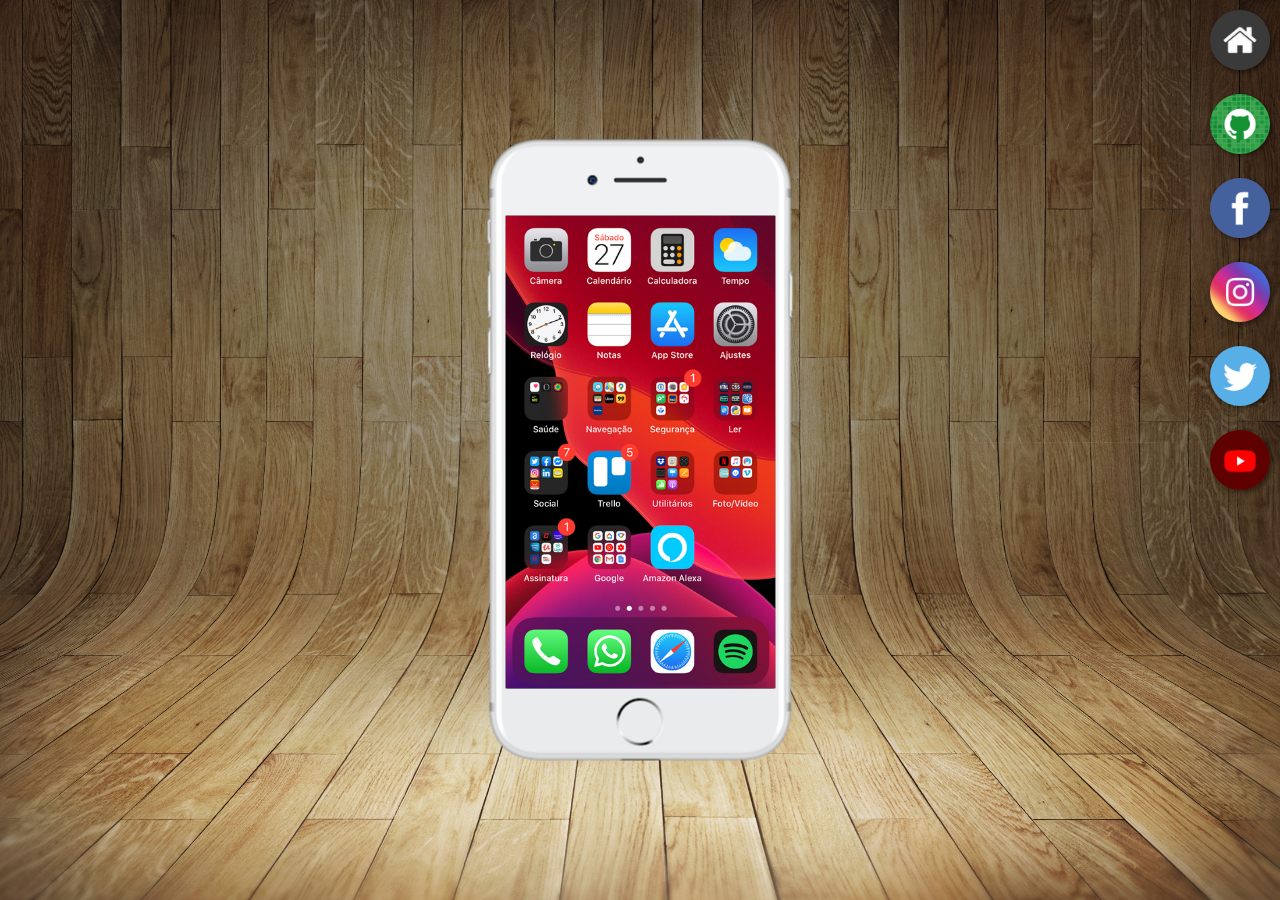
<file: index.html>
<!DOCTYPE html>
<html lang="pt-br">
<head>
    <meta charset="UTF-8">
    <meta name="viewport" content="width=device-width, initial-scale=1.0">
    <title>Projeto de Redes Sociais</title>
    <link rel="stylesheet" href="estilos/style.css">
    <link rel="shortcut icon" href="favicons.ico" type="image/x-icon">
</head>
<body>
    <main>
        <section id="telefone">
            <iframe src="./home.html" frameborder="0" name="tela" id="tela"></iframe>

        </section>
        <section id="redes-sociais">
            <a href="home.html" target="tela"><img src="imagens/logo-home.jpg" alt=""></a><br>
            <a href="github.html" target="tela"><img src="imagens/logo-github.jpg" alt=""></a><br>
            <a href="facebook.html" target="tela"><img src="imagens/logo-facebook.jpg" alt=""></a><br>
            <a href="instagram.html" target="tela"><img src="imagens/logo-instagram.jpg" alt=""></a><br>
            <a href="twitter.html" target="tela"><img src="imagens/logo-twitter.jpg" alt=""></a><br>
            <a href="youtube.html" target="tela"><img src="imagens/logo-youtube.jpg" alt=""></a>

        </section>
    </main>
</body>
</html>
</file>
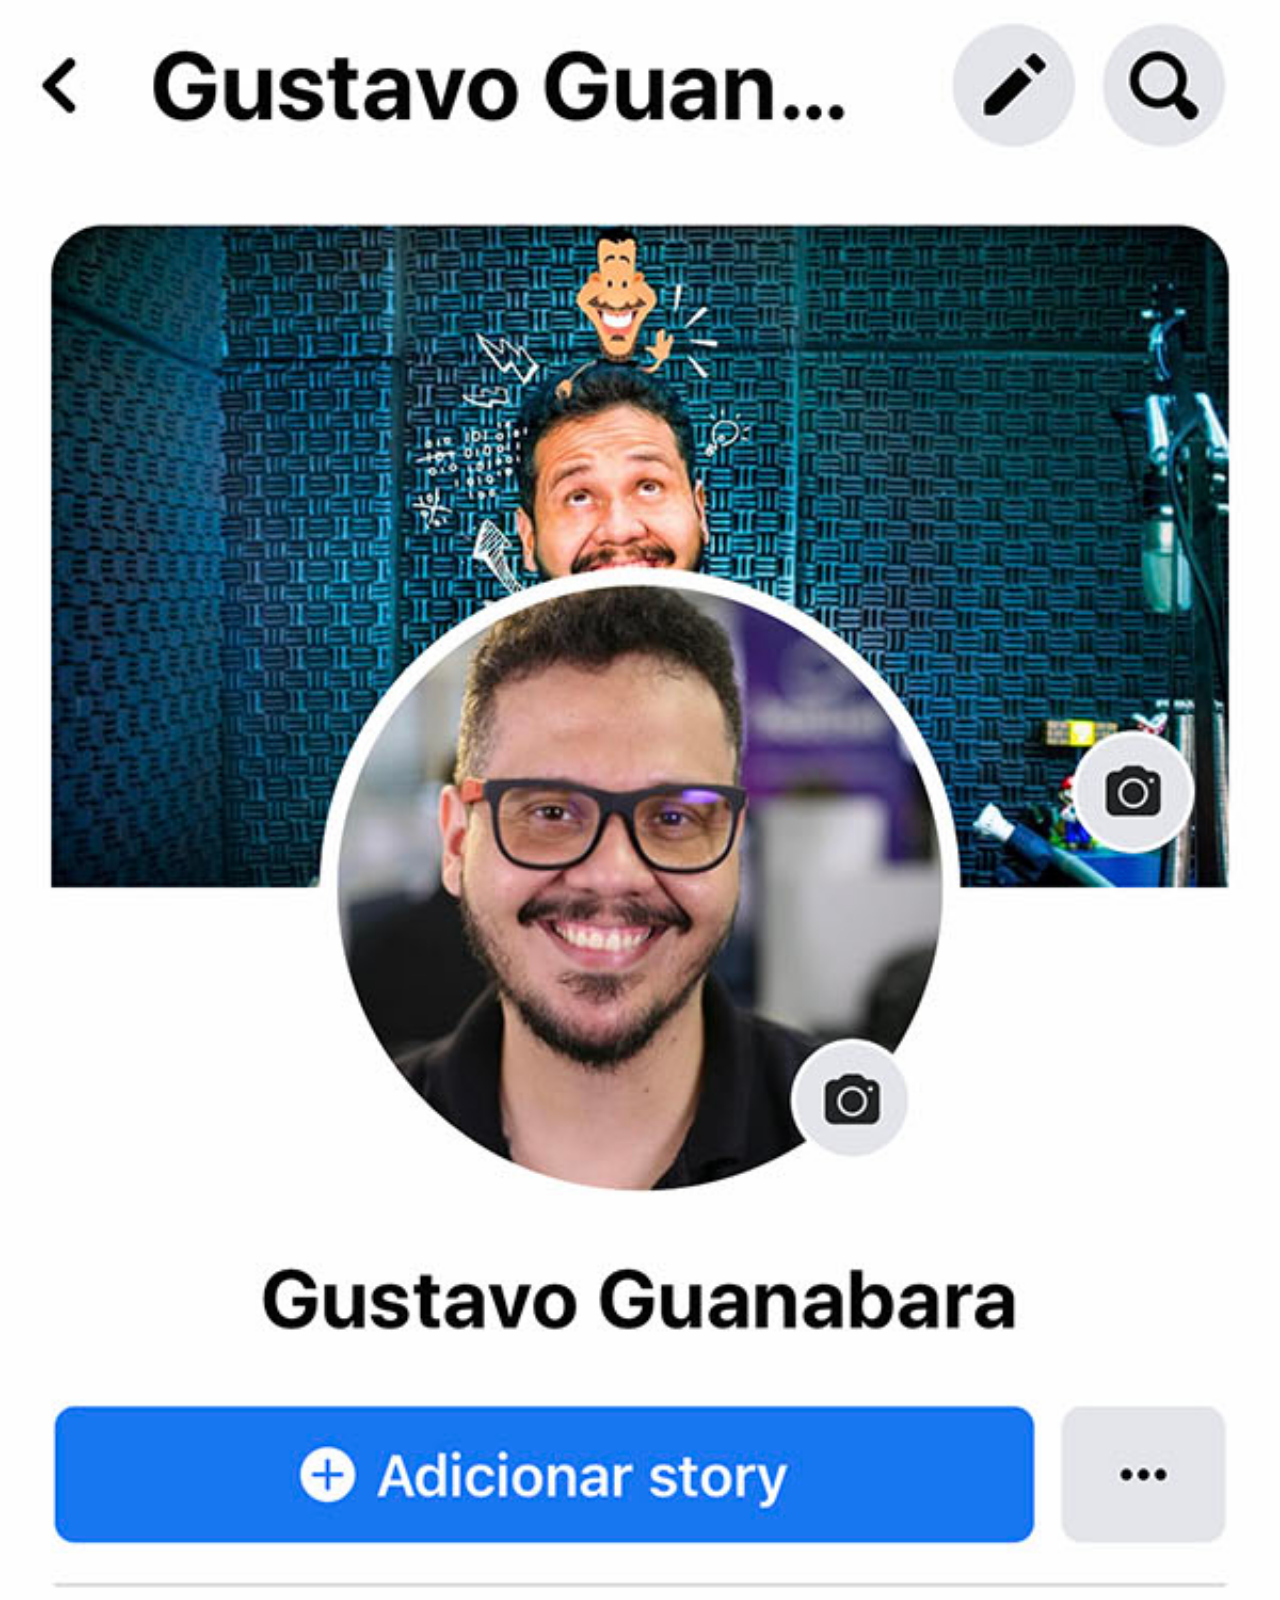
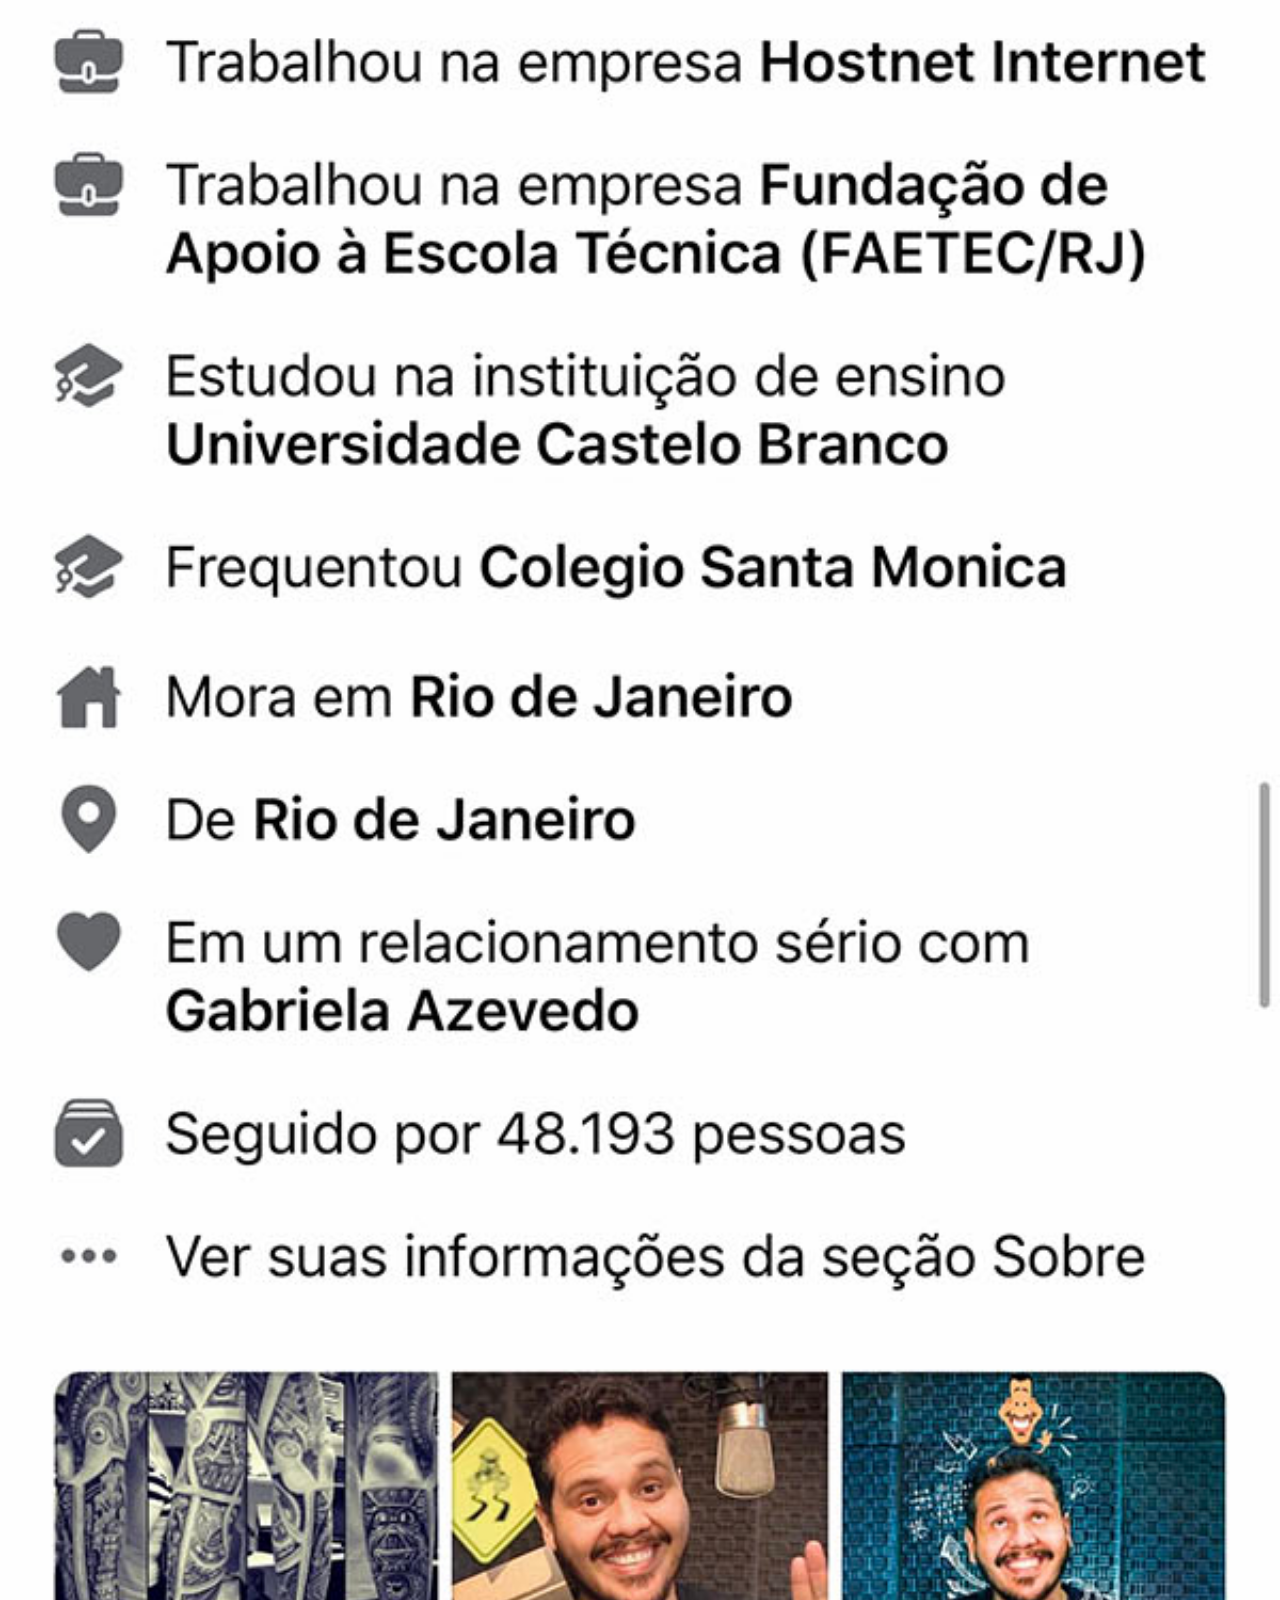
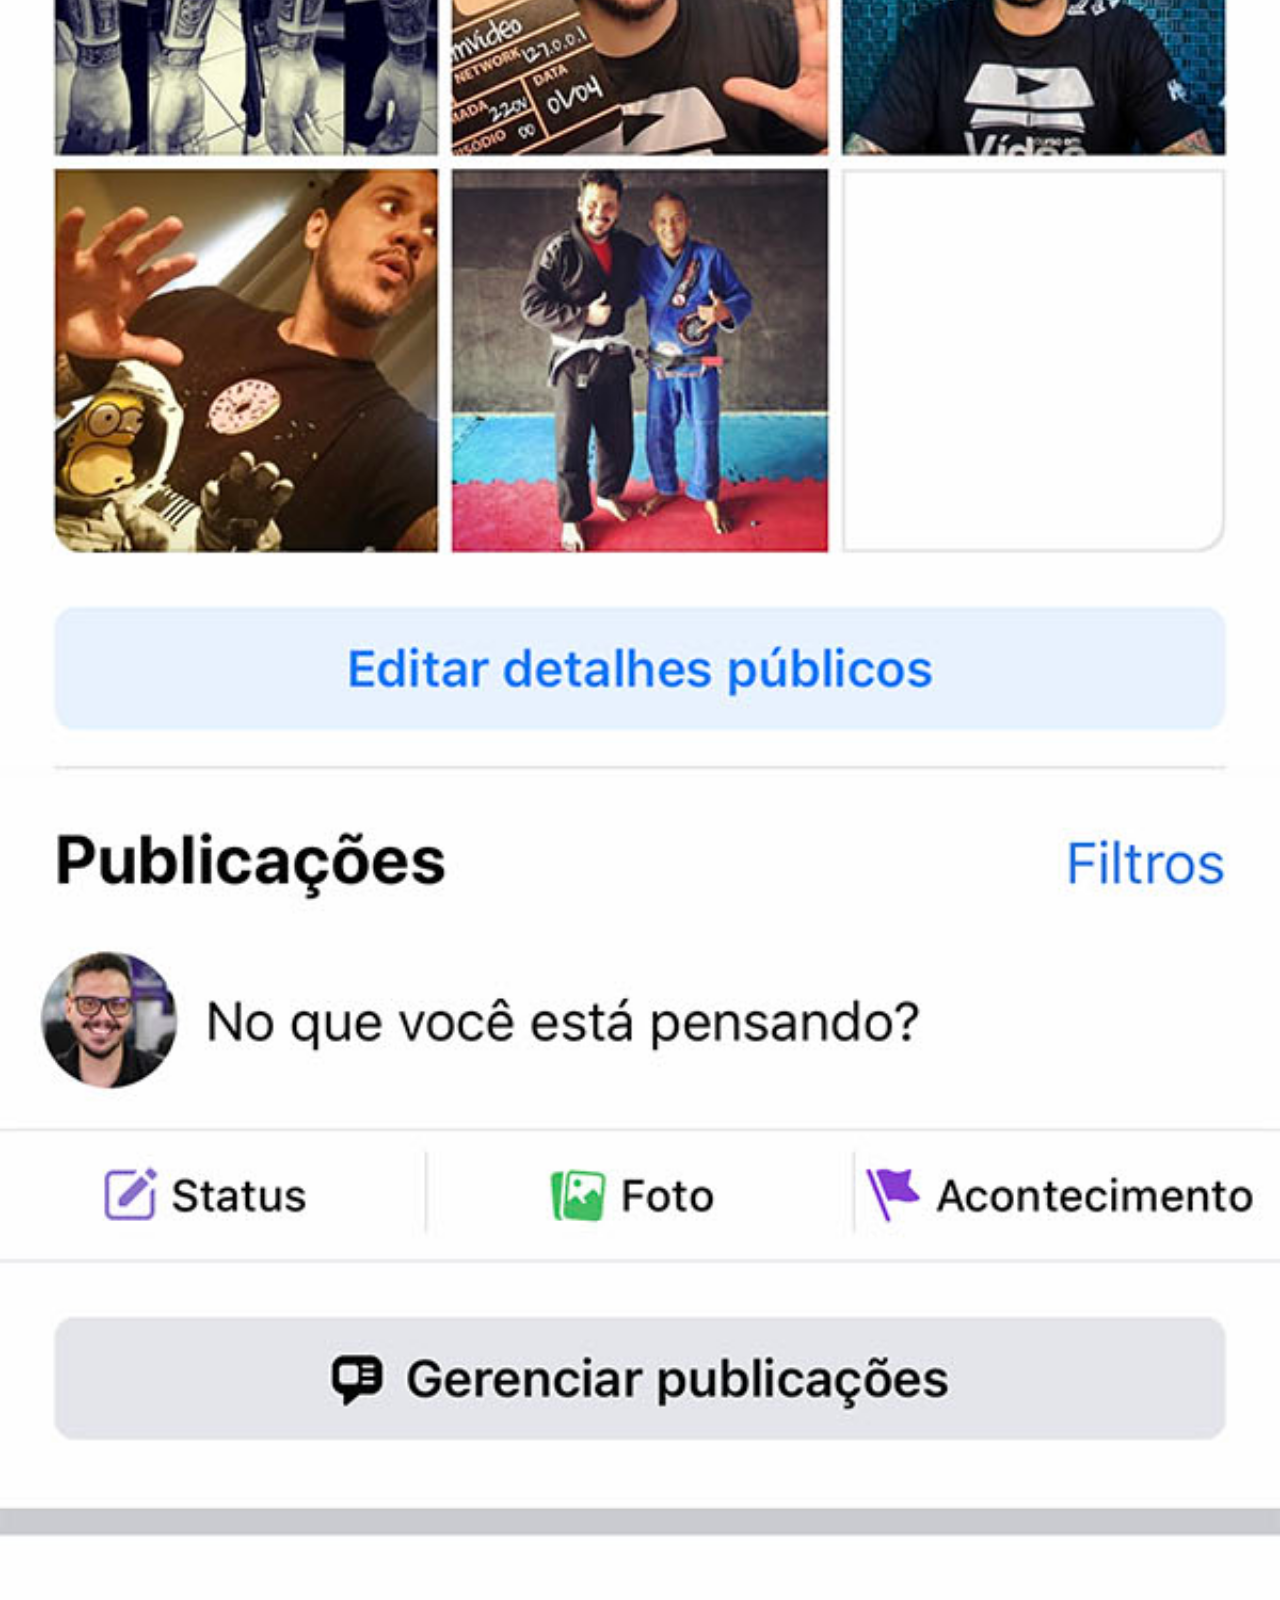
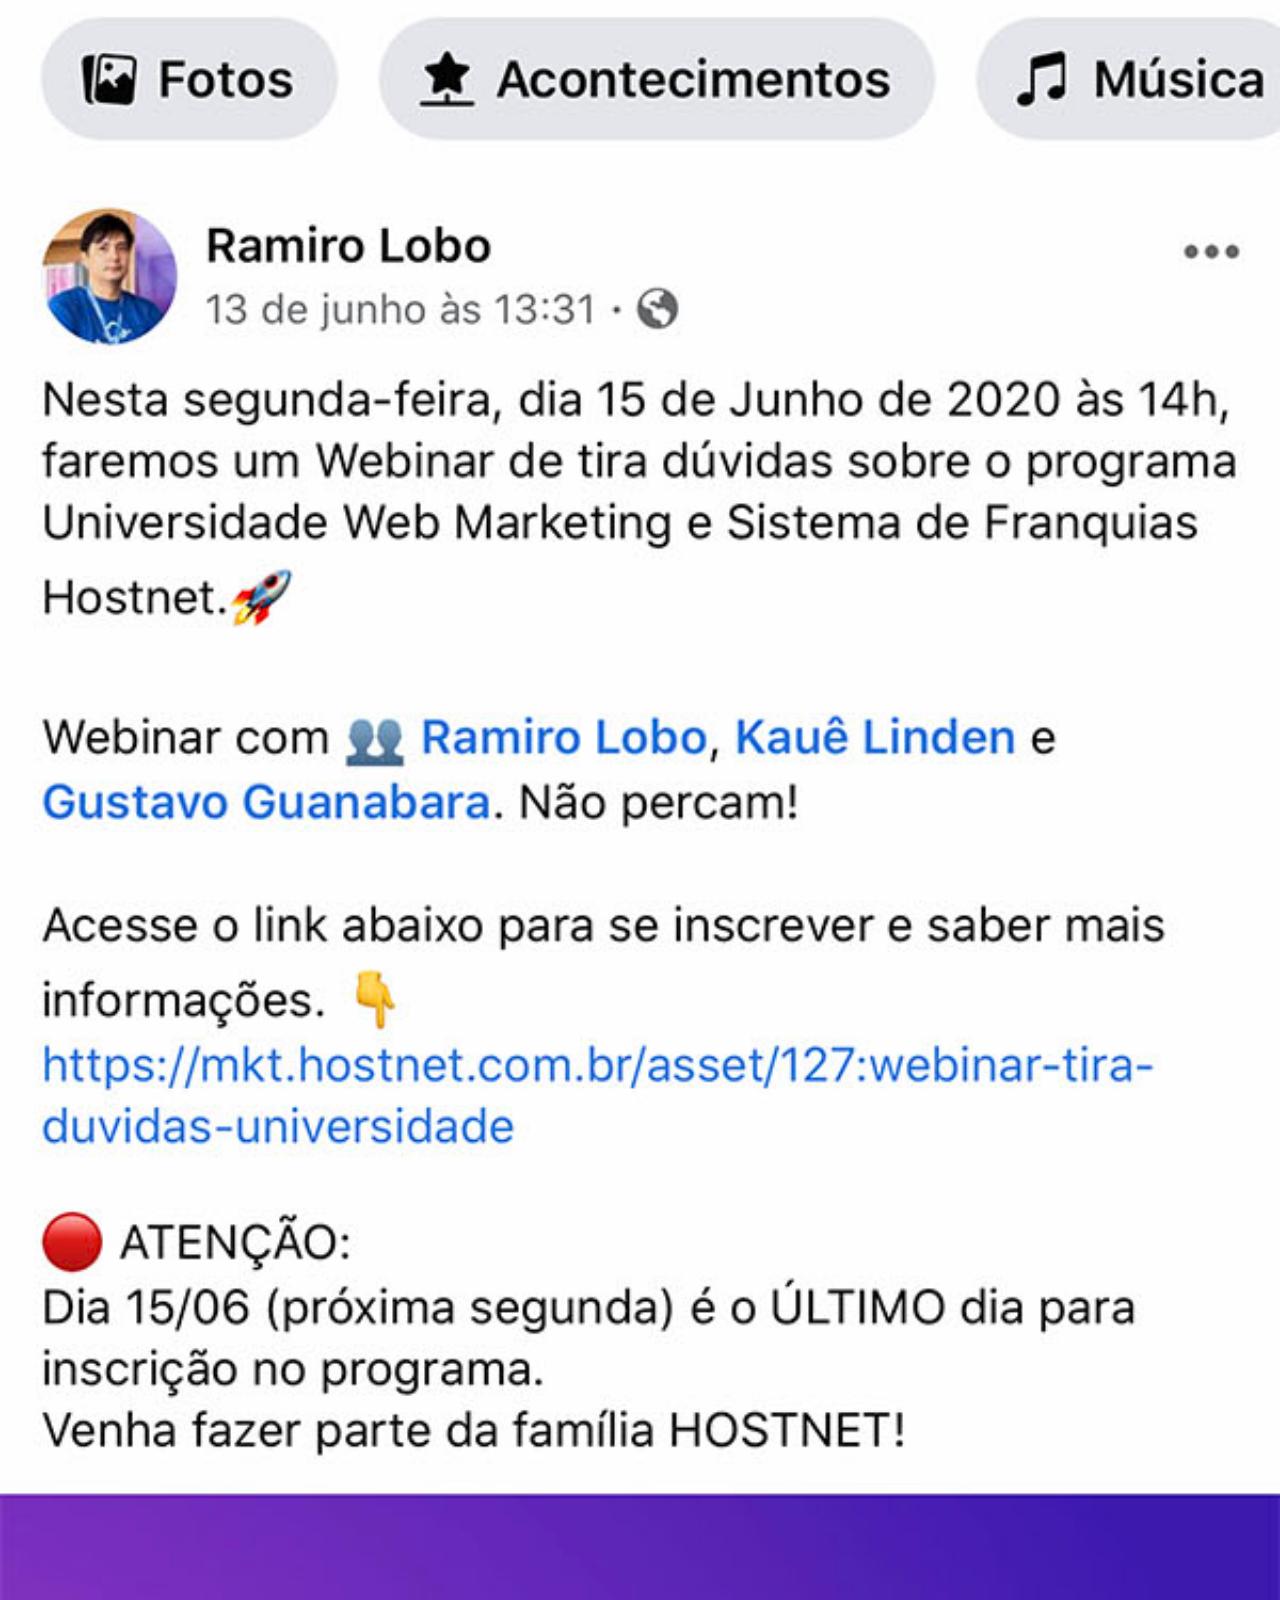
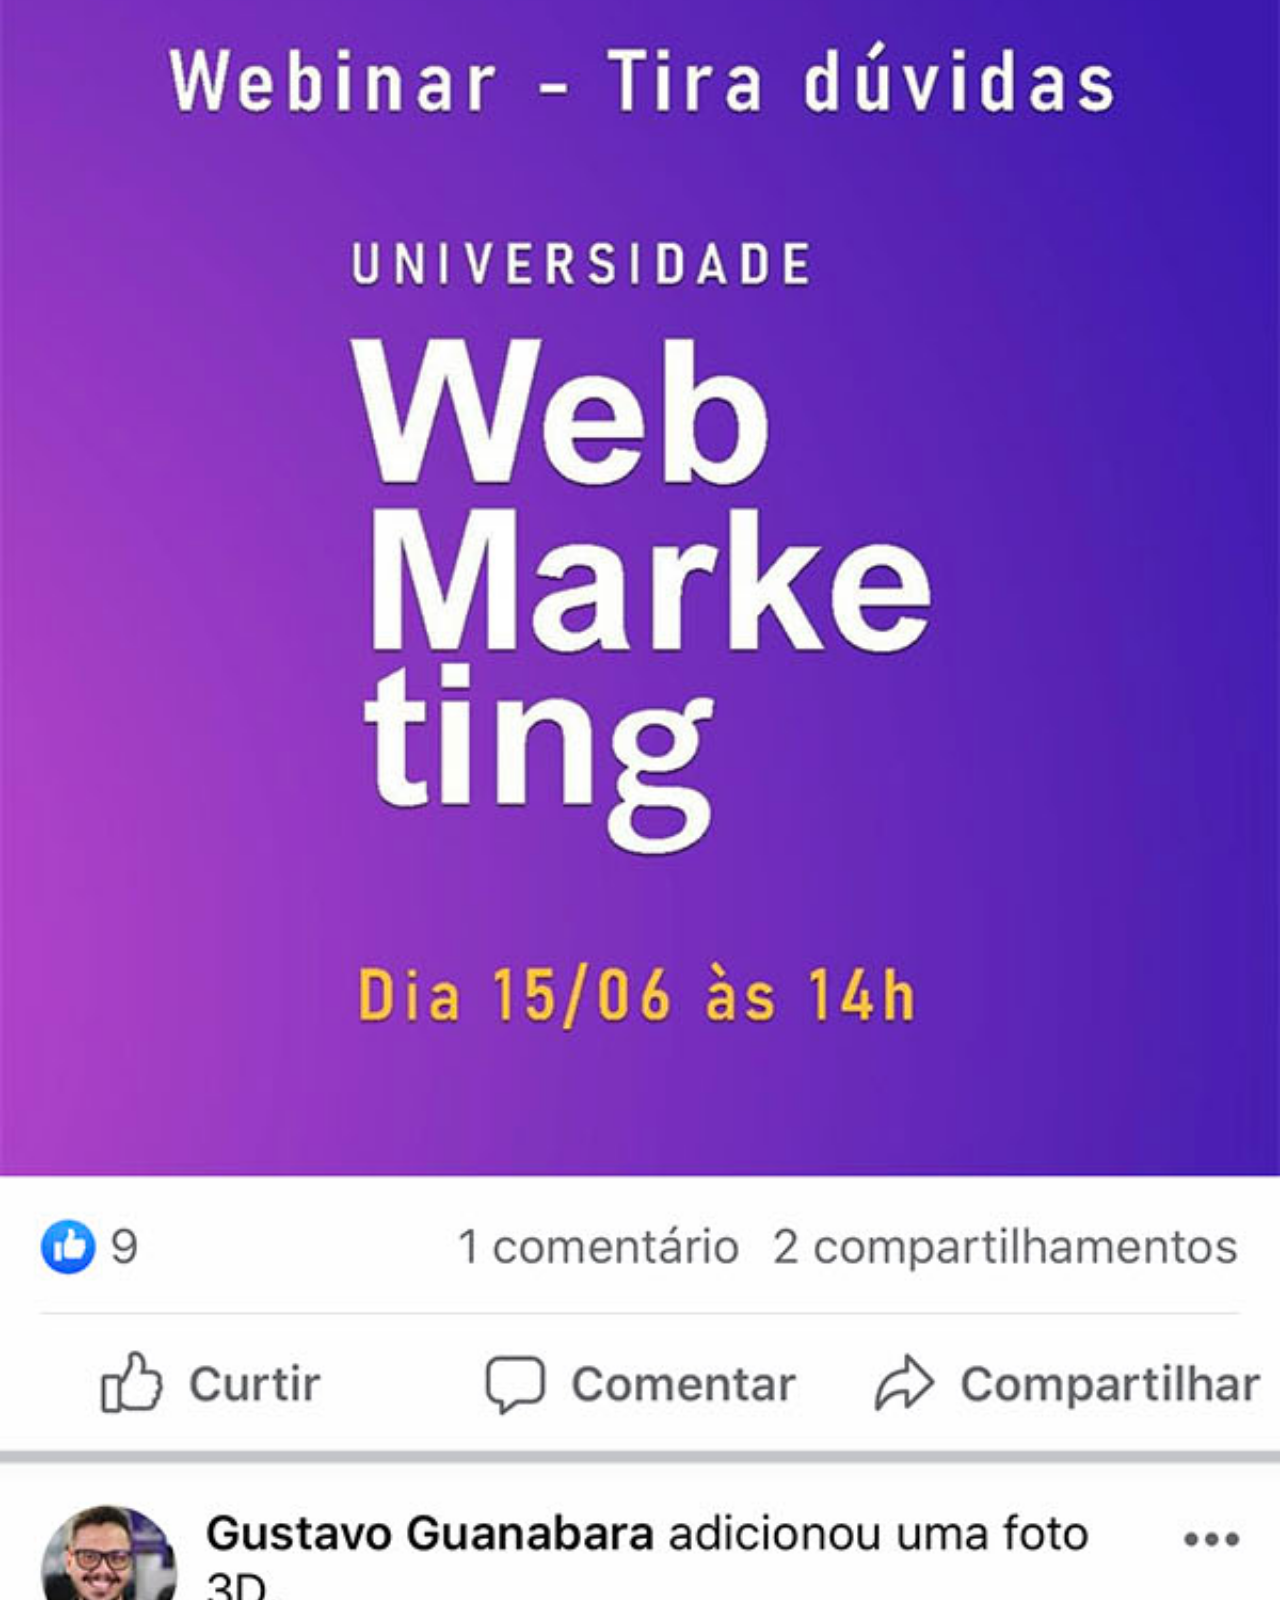
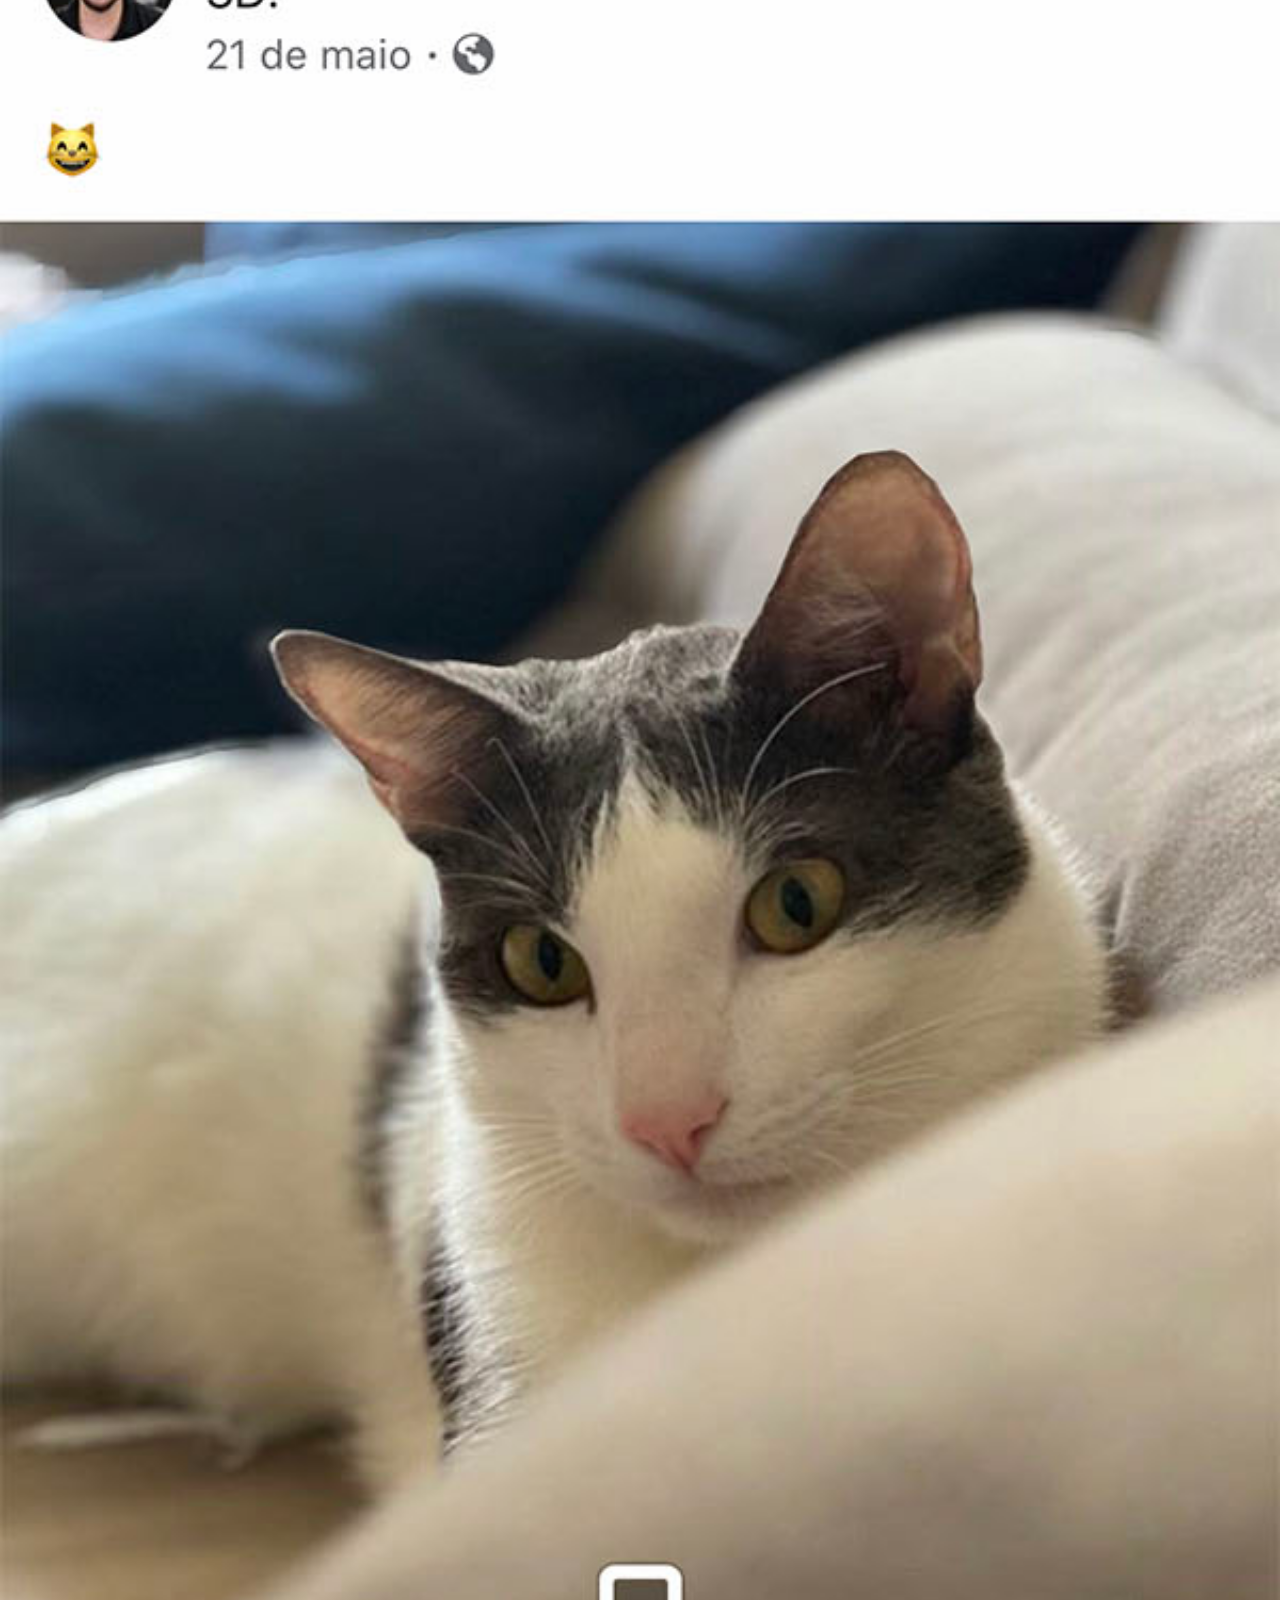
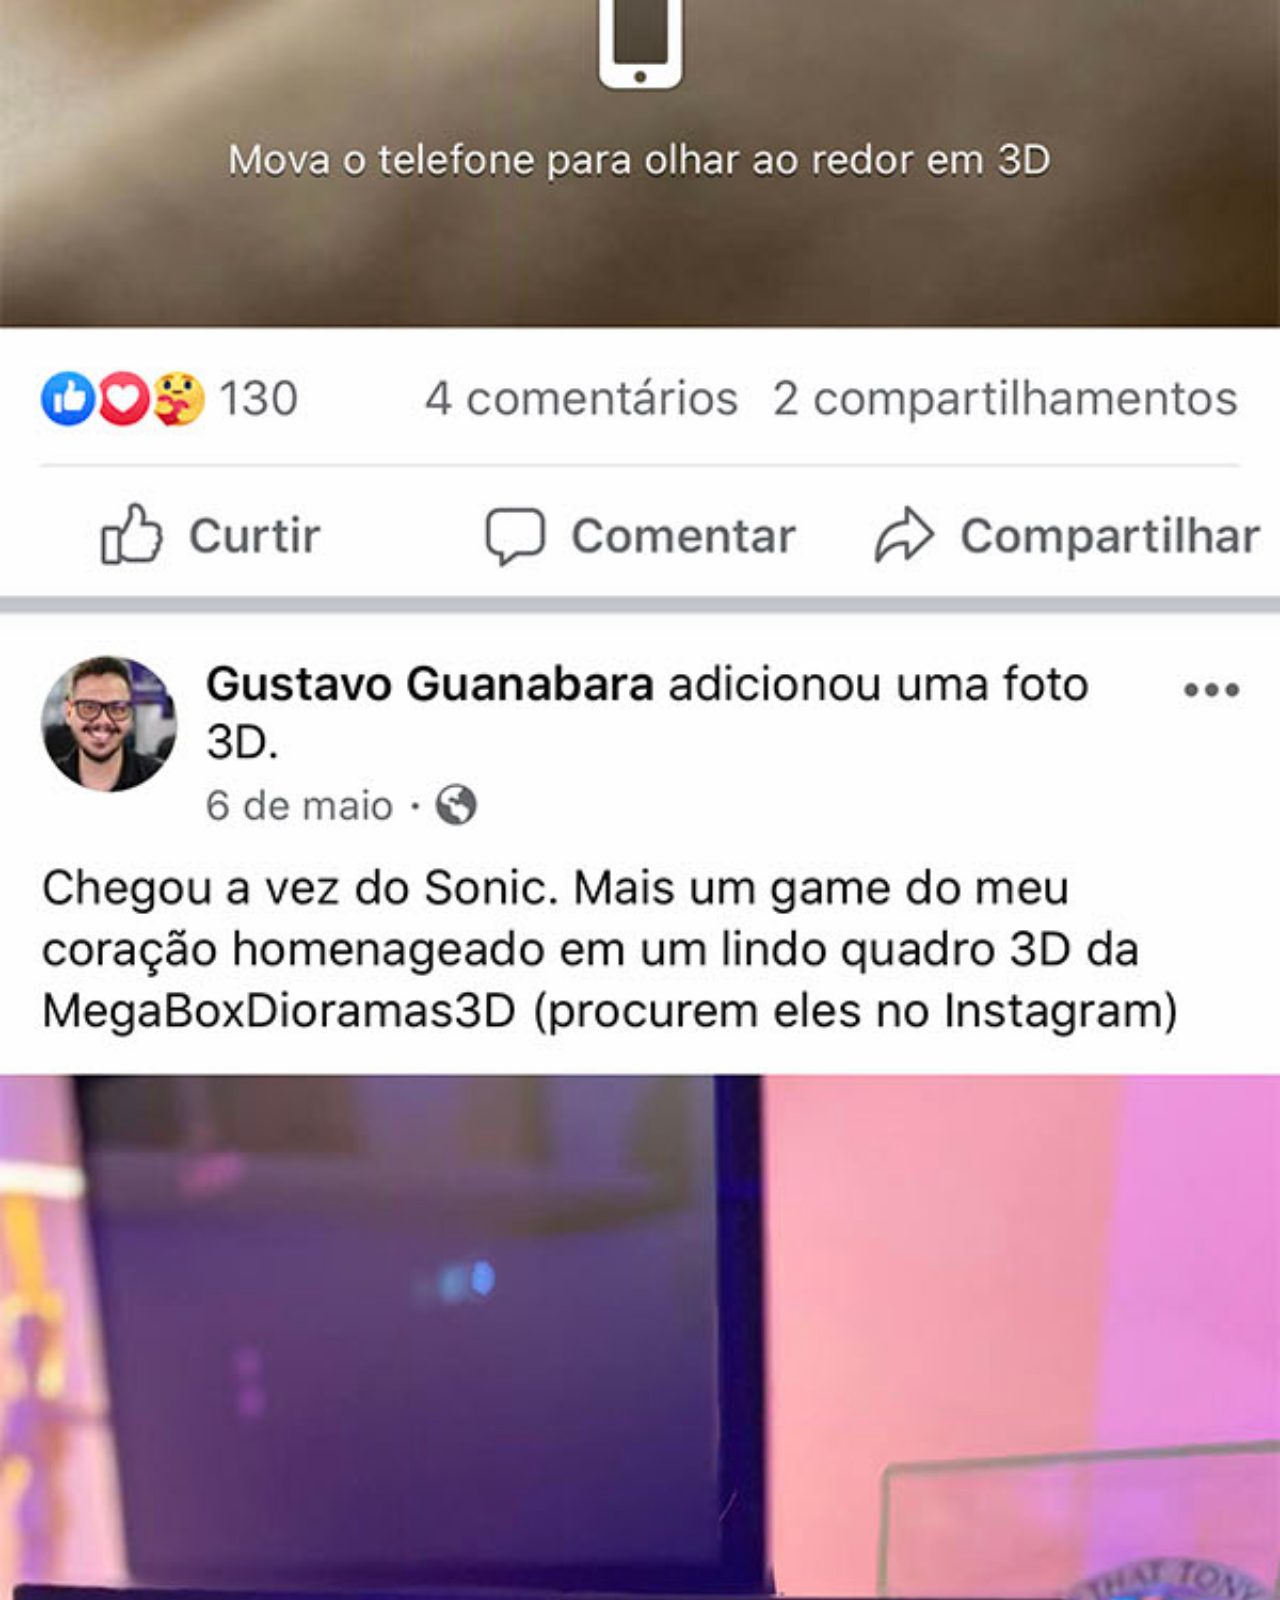
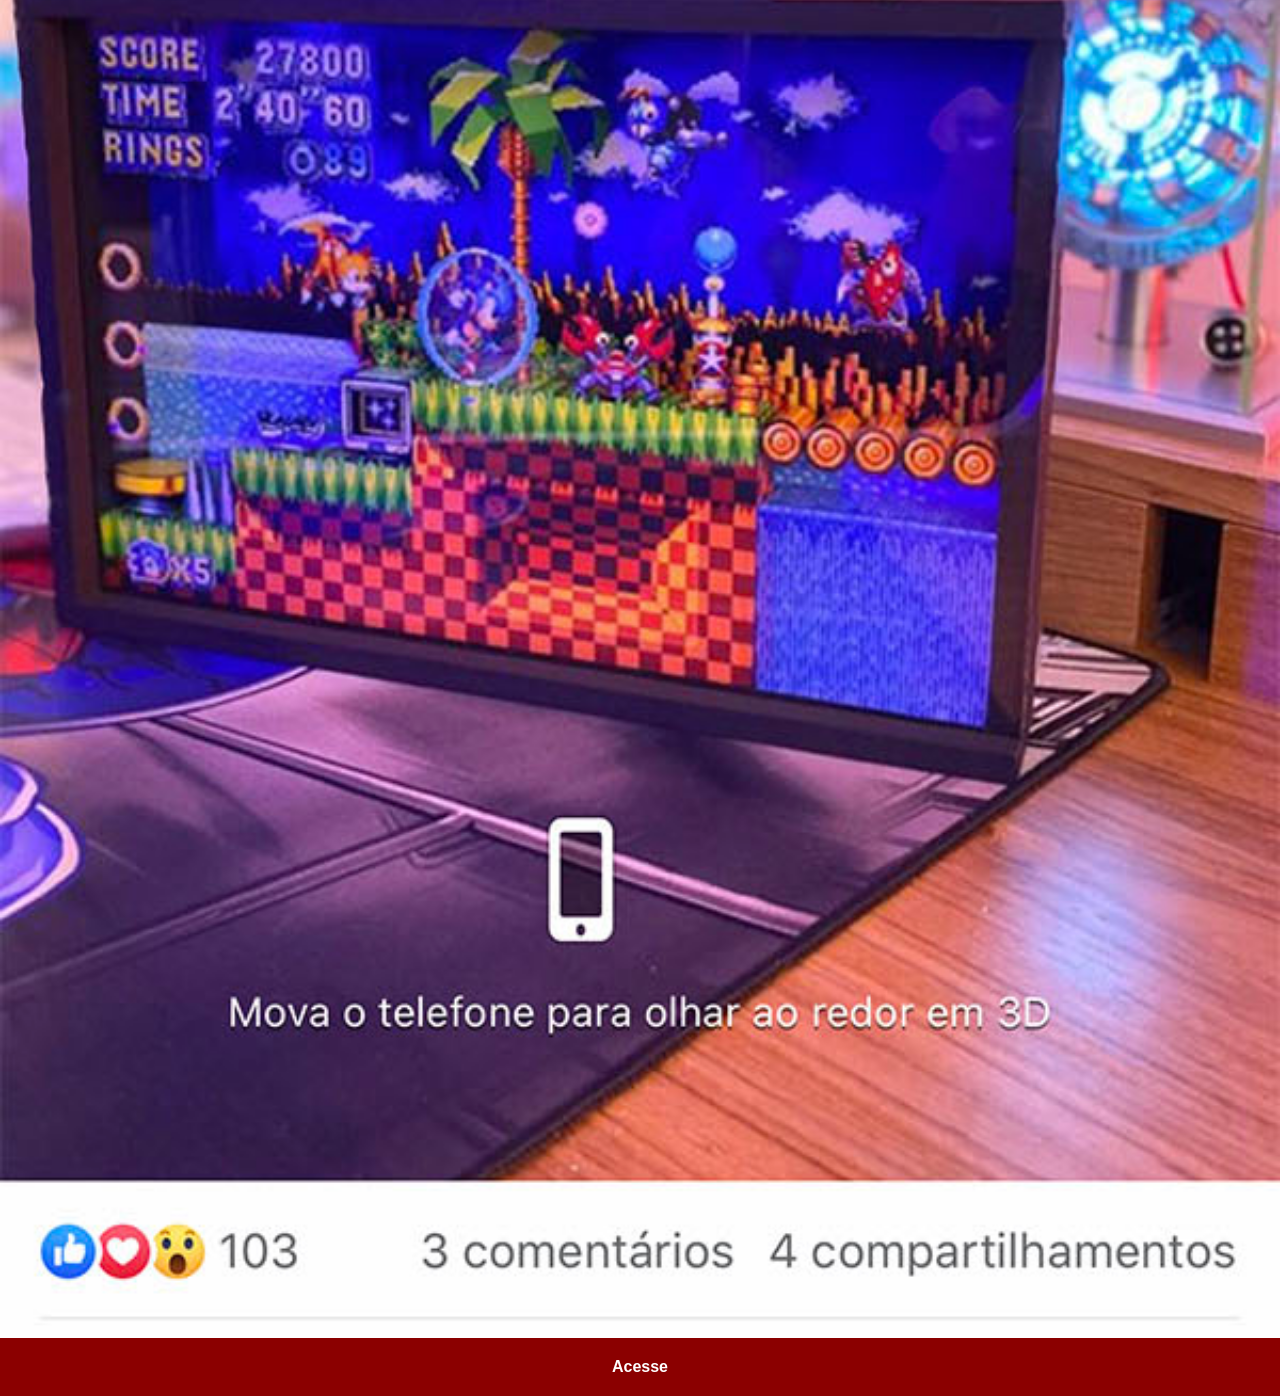
<file: facebook.html>
<!DOCTYPE html>
<html lang="pt-br">
<head>
    <meta charset="UTF-8">
    <meta name="viewport" content="width=device-width, initial-scale=1.0">
    <title>Facebook</title>
    <link rel="stylesheet" href="estilos/social.css">
</head>
<body>
    <img src="imagens/tela-facebook.jpg" alt="Facebook"><a href="https://facebook.com/gustavoguanabara/" target="_blank">Acesse</a>
</body>
</html>
</file>
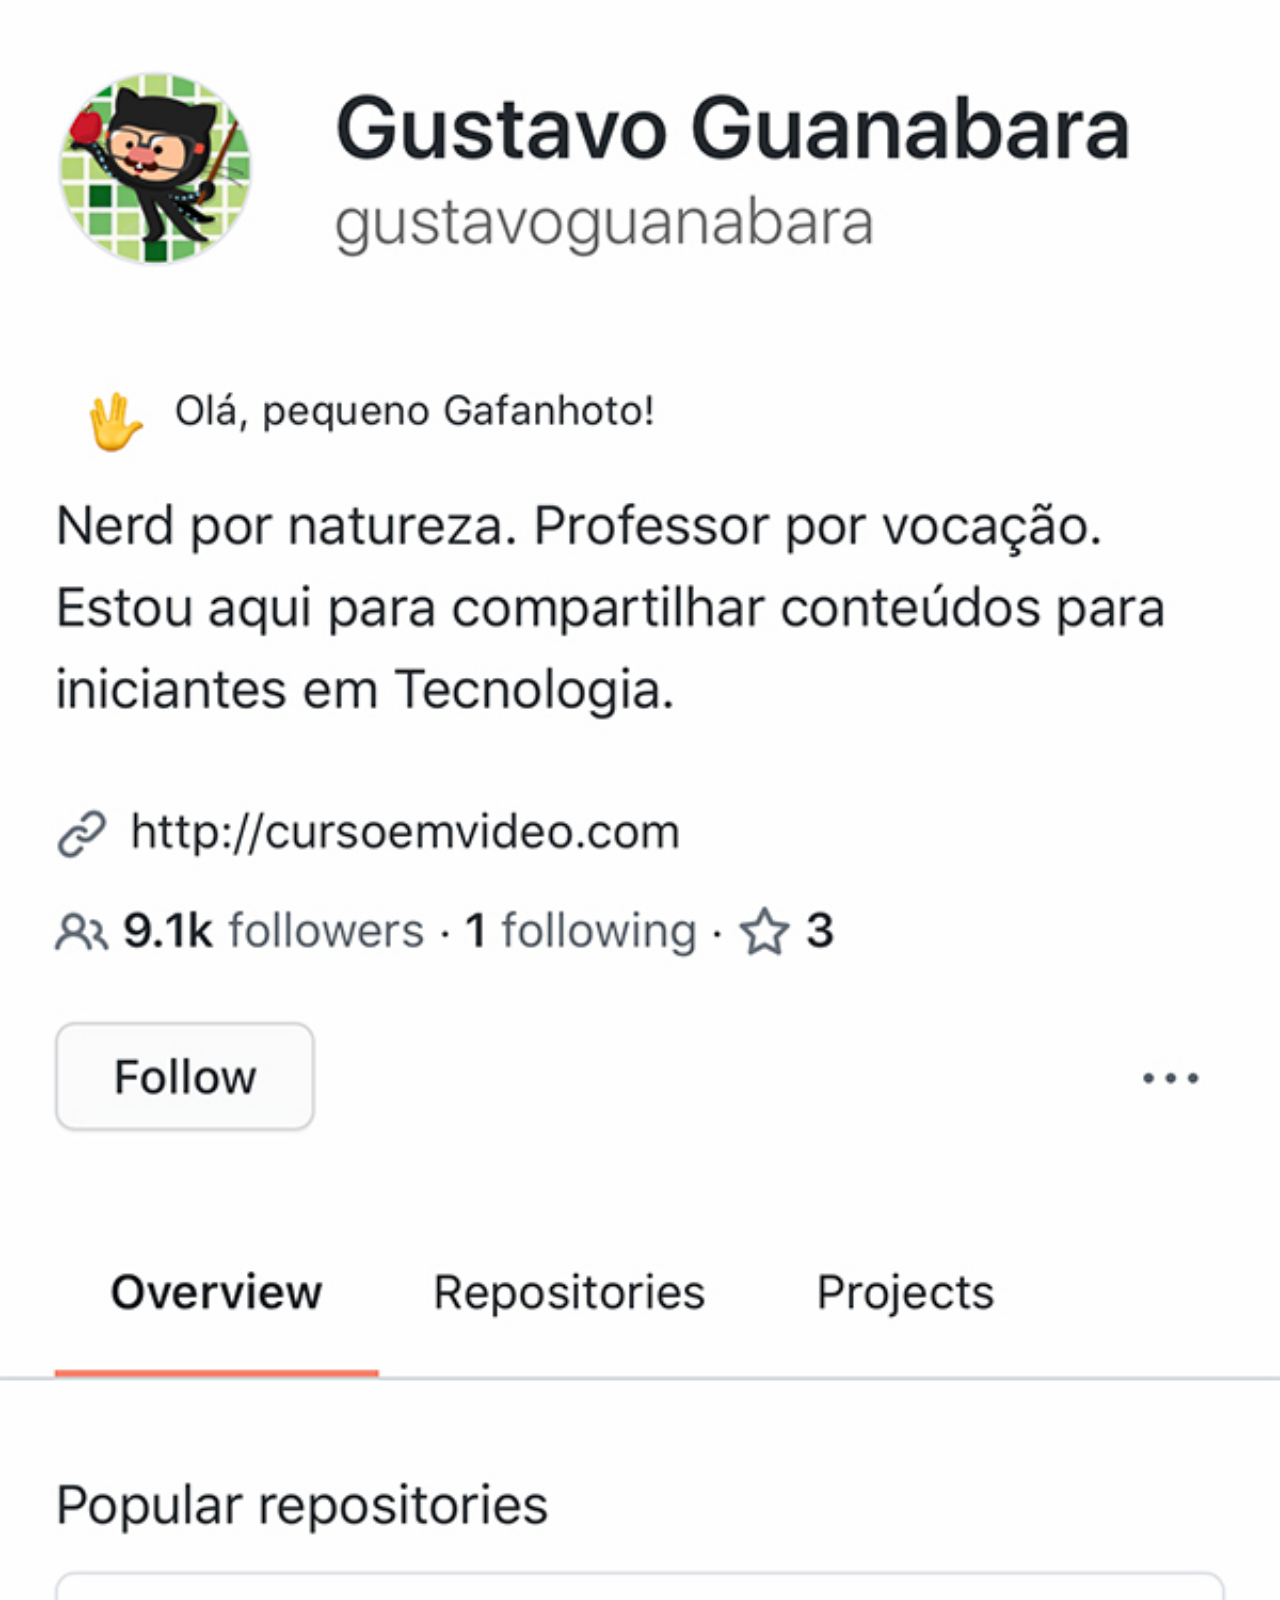
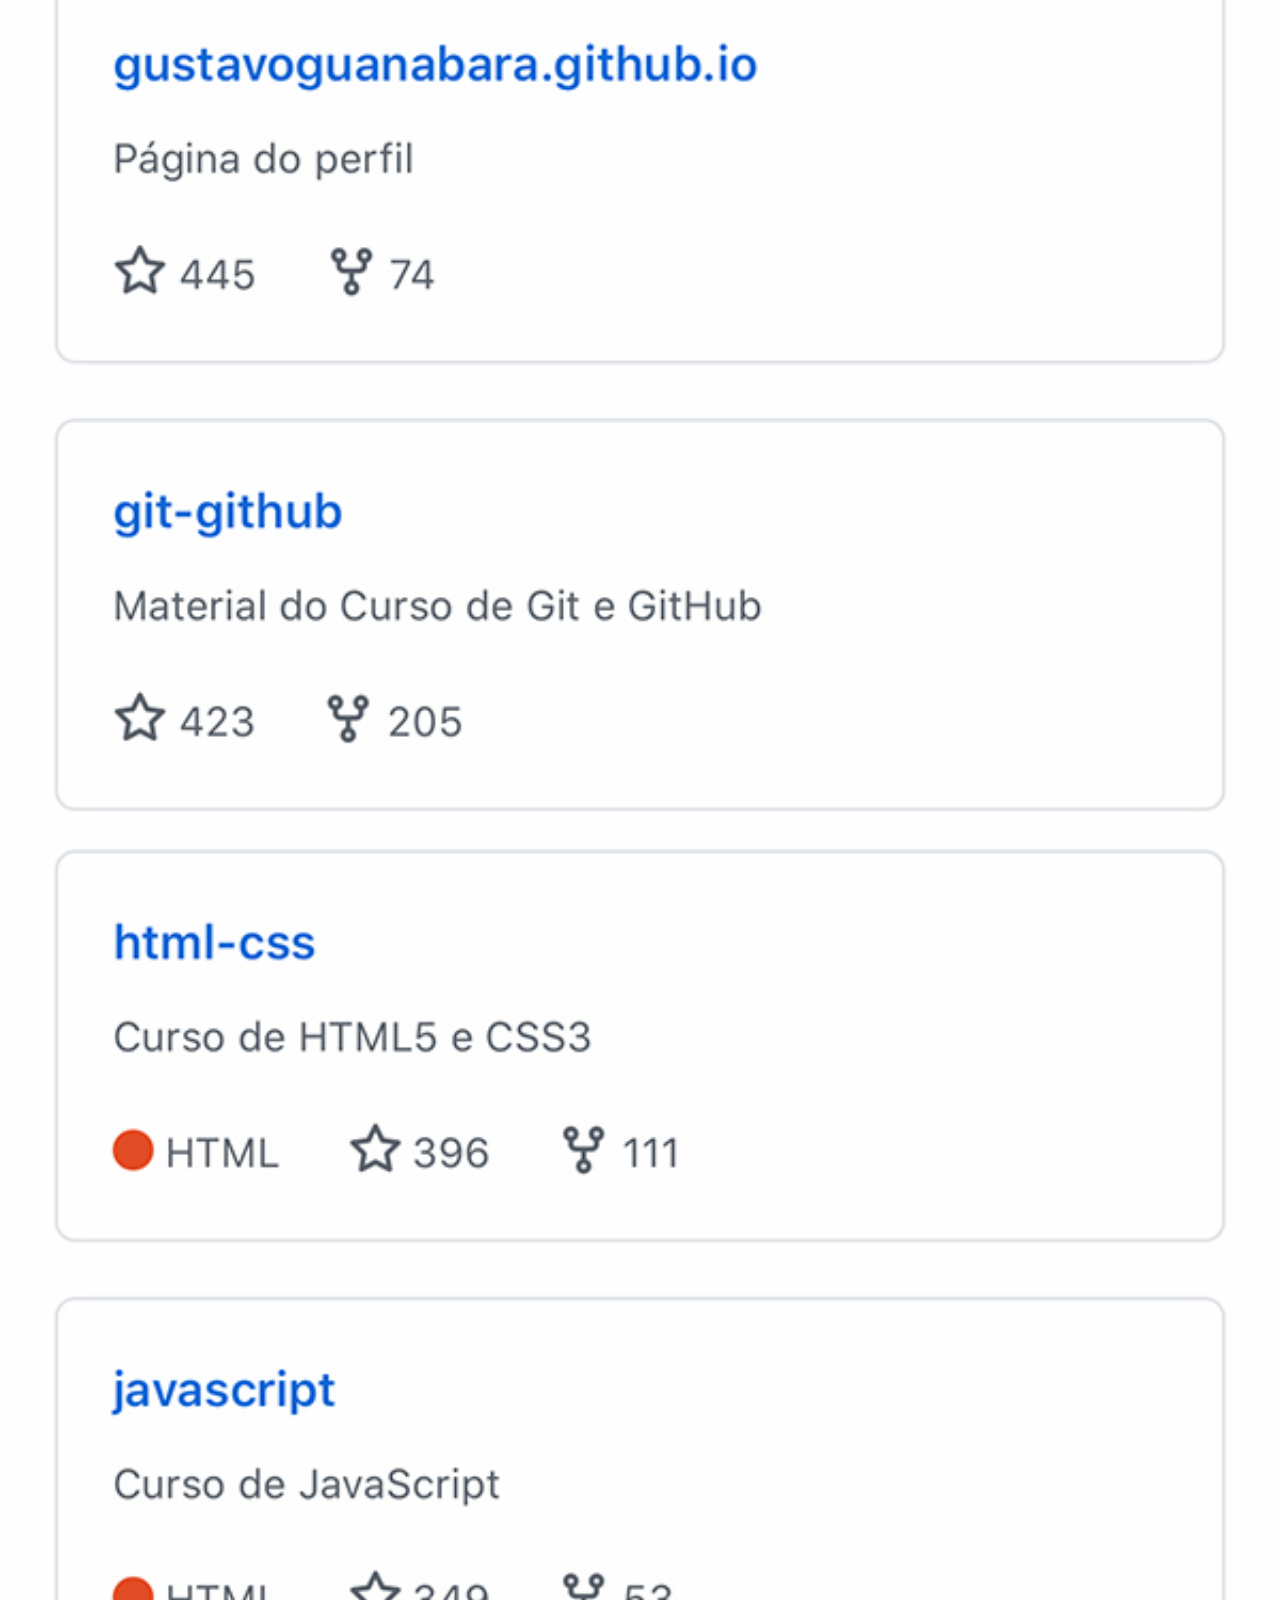
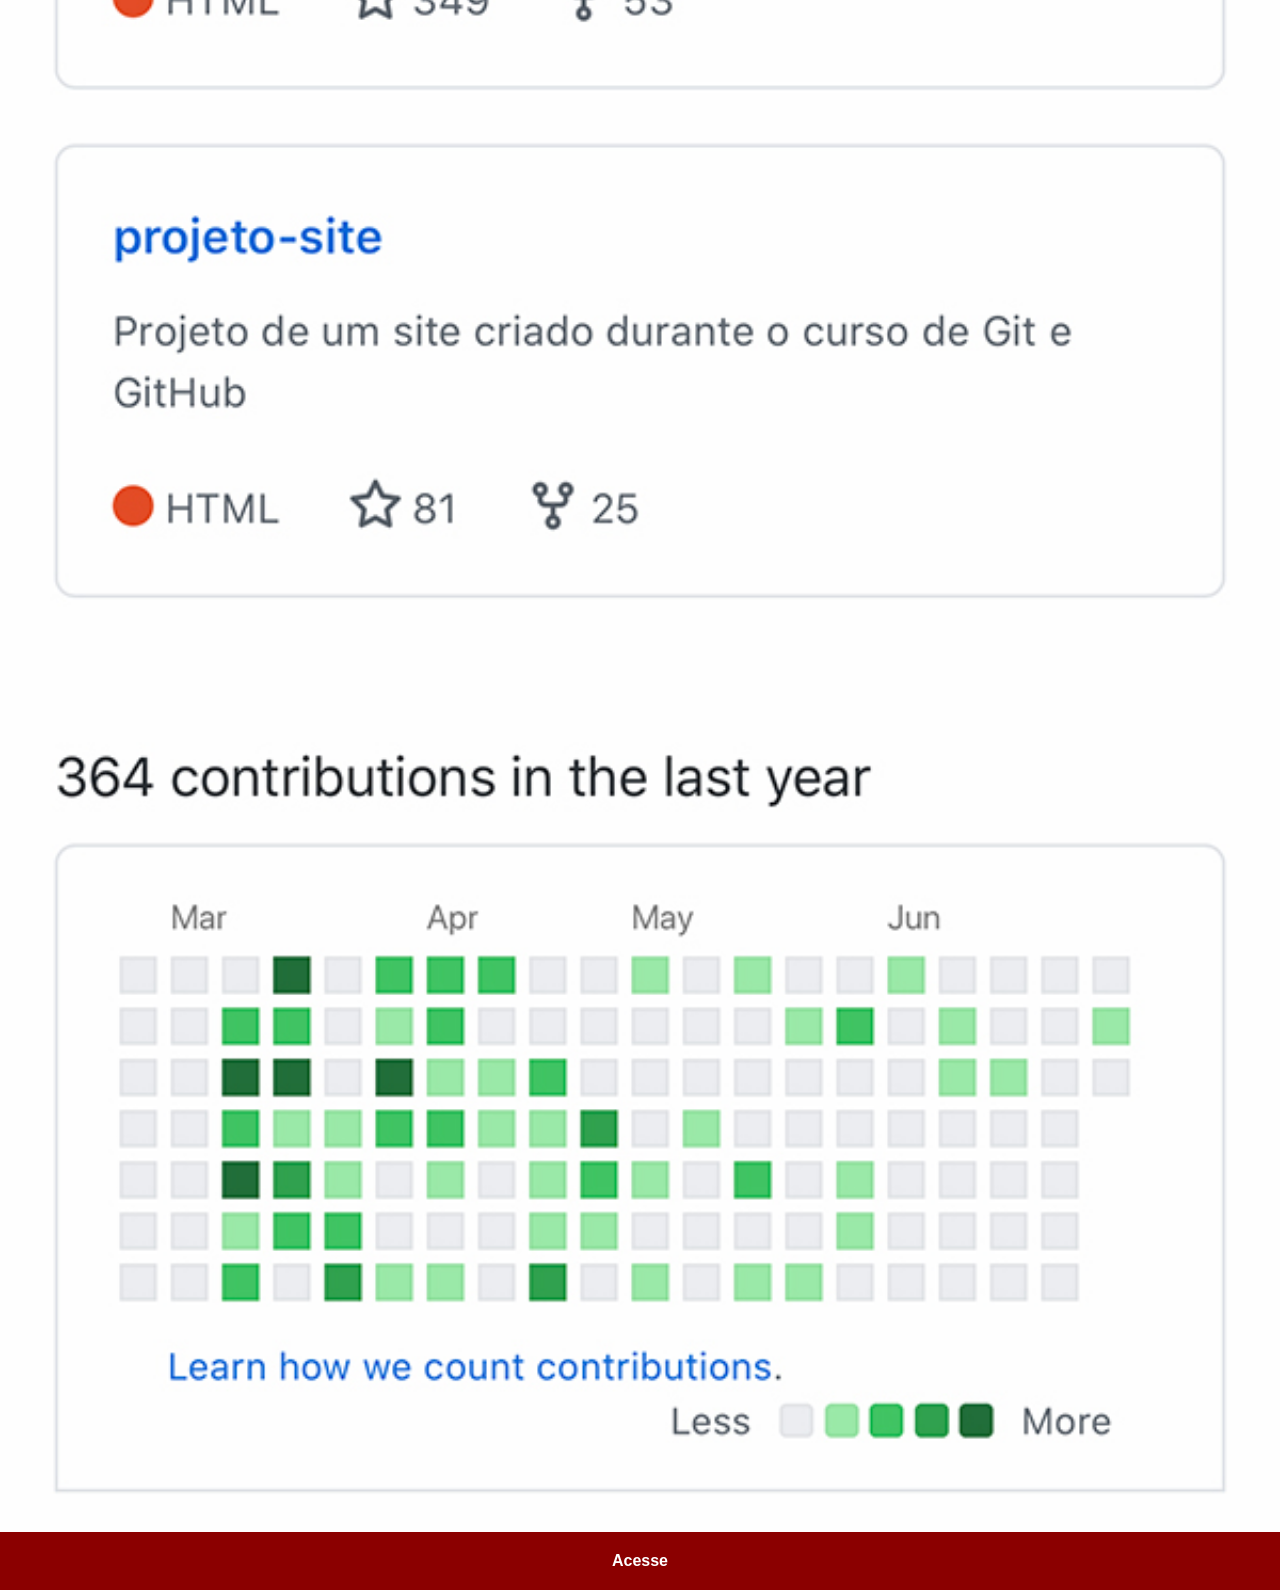
<file: github.html>
<!DOCTYPE html>
<html lang="pt-br">
<head>
    <meta charset="UTF-8">
    <meta name="viewport" content="width=device-width, initial-scale=1.0">
    <title>GitHub</title>
    <link rel="stylesheet" href="estilos/social.css">
</head>
<body>
    <img src="imagens/tela-github.jpg" alt="GitHub"><a href="https://github.com/gustavoguanabara/" target="_blank">Acesse</a>
</body>
</html>
</file>
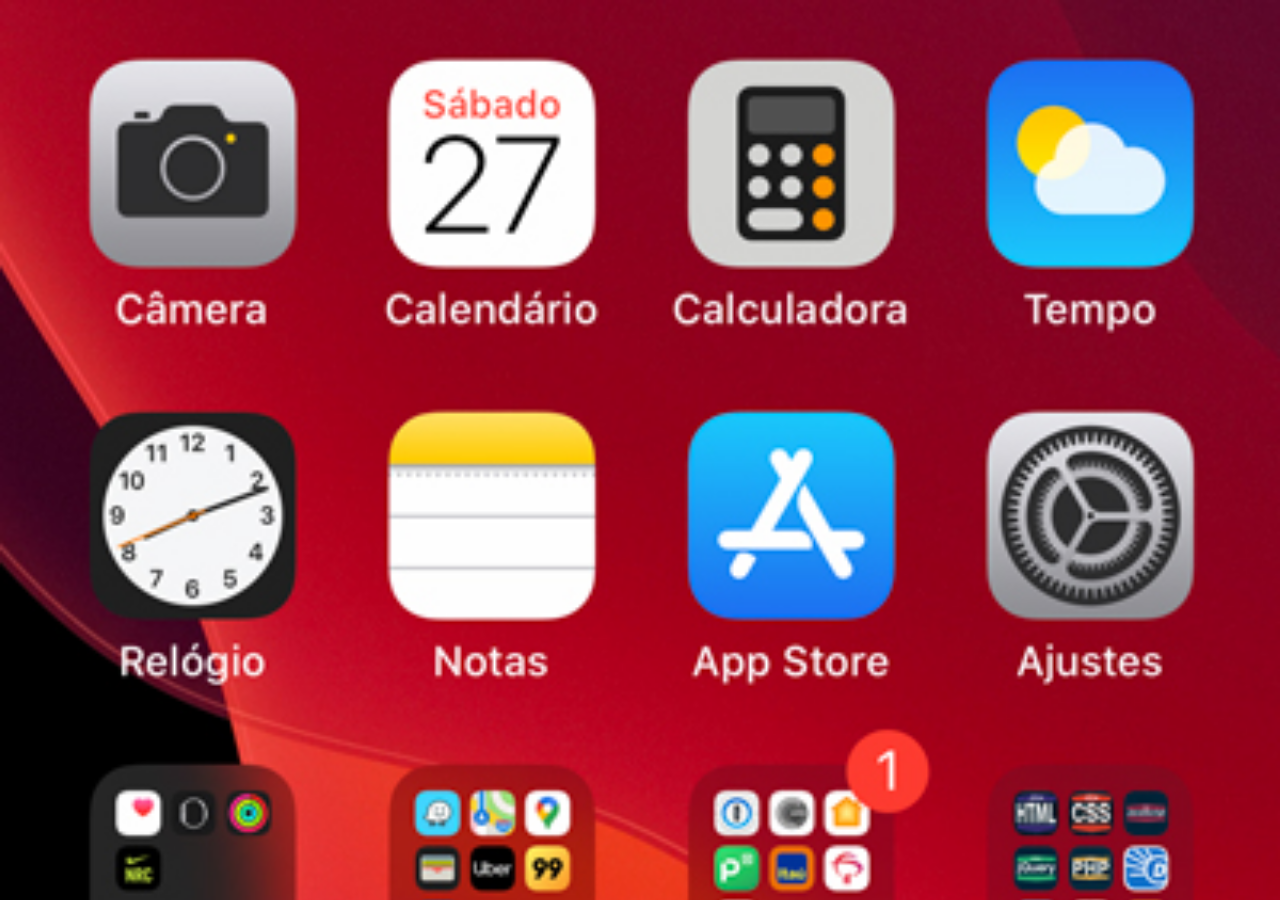
<file: home.html>
<!DOCTYPE html>
<html lang="pt-br">
<head>
    <meta charset="UTF-8">
    <meta name="viewport" content="width=device-width, initial-scale=1.0">
    <title>Home</title>
    <style>
        *{
            margin: 0px;
            padding: 0px;
        }
        body{
            height: 100vh;
            width: 100vw;
            background:  black url('./imagens/tela-home.jpg') no-repeat top center;
            background-size: cover;
        }
    </style>
</head>
<body>
    
</body>
</html>
</file>
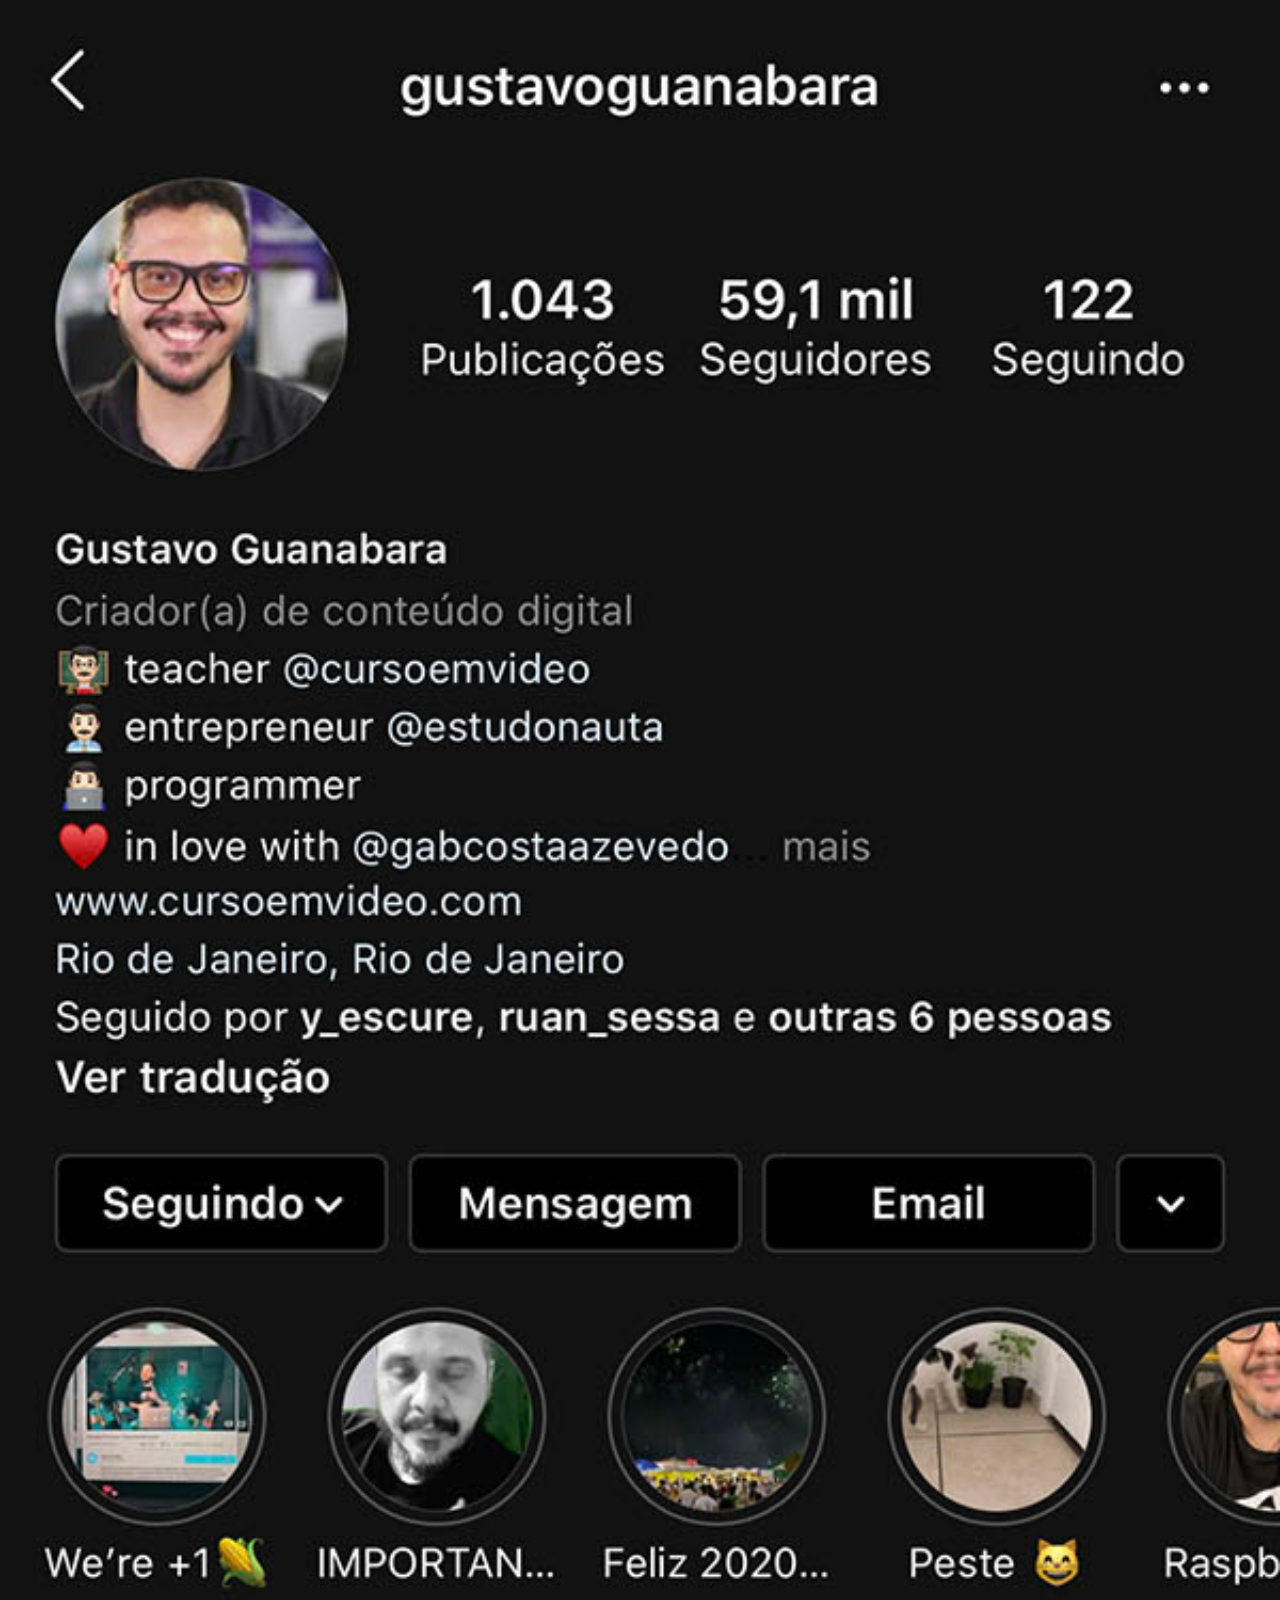
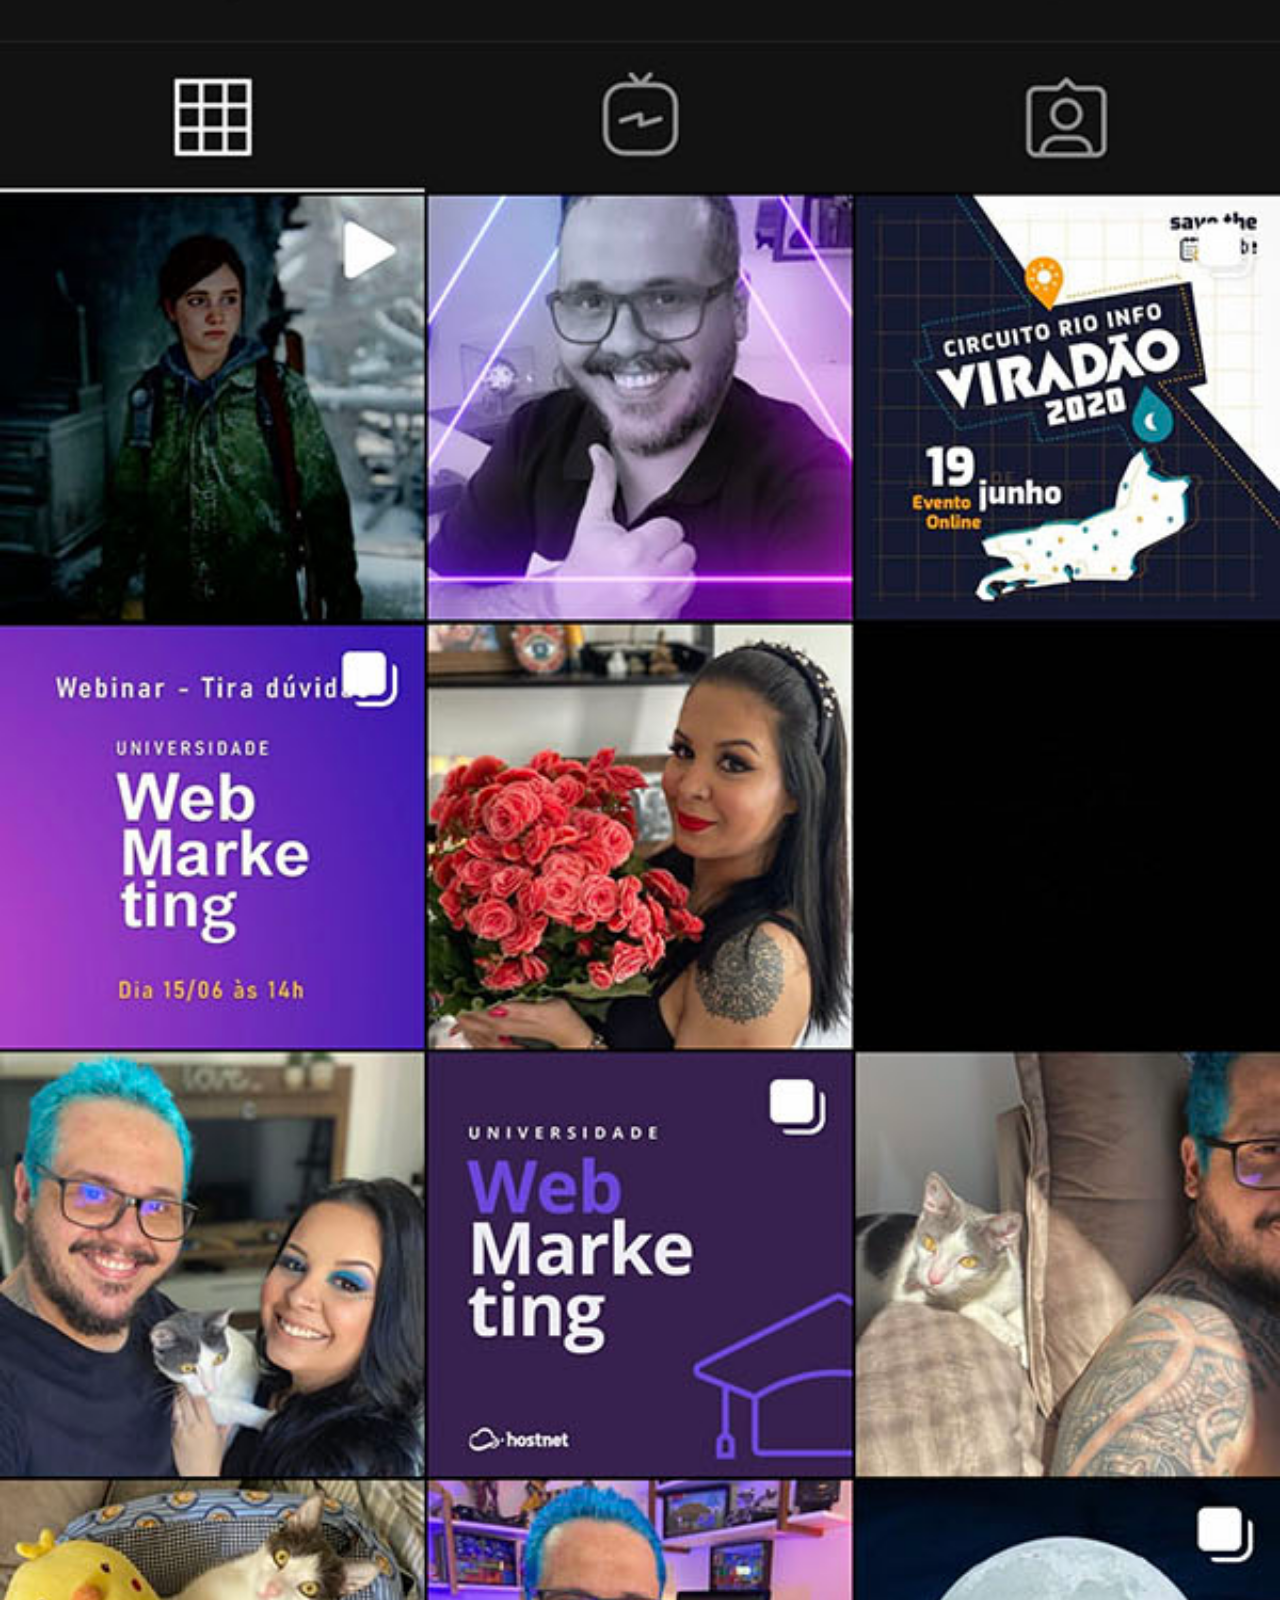
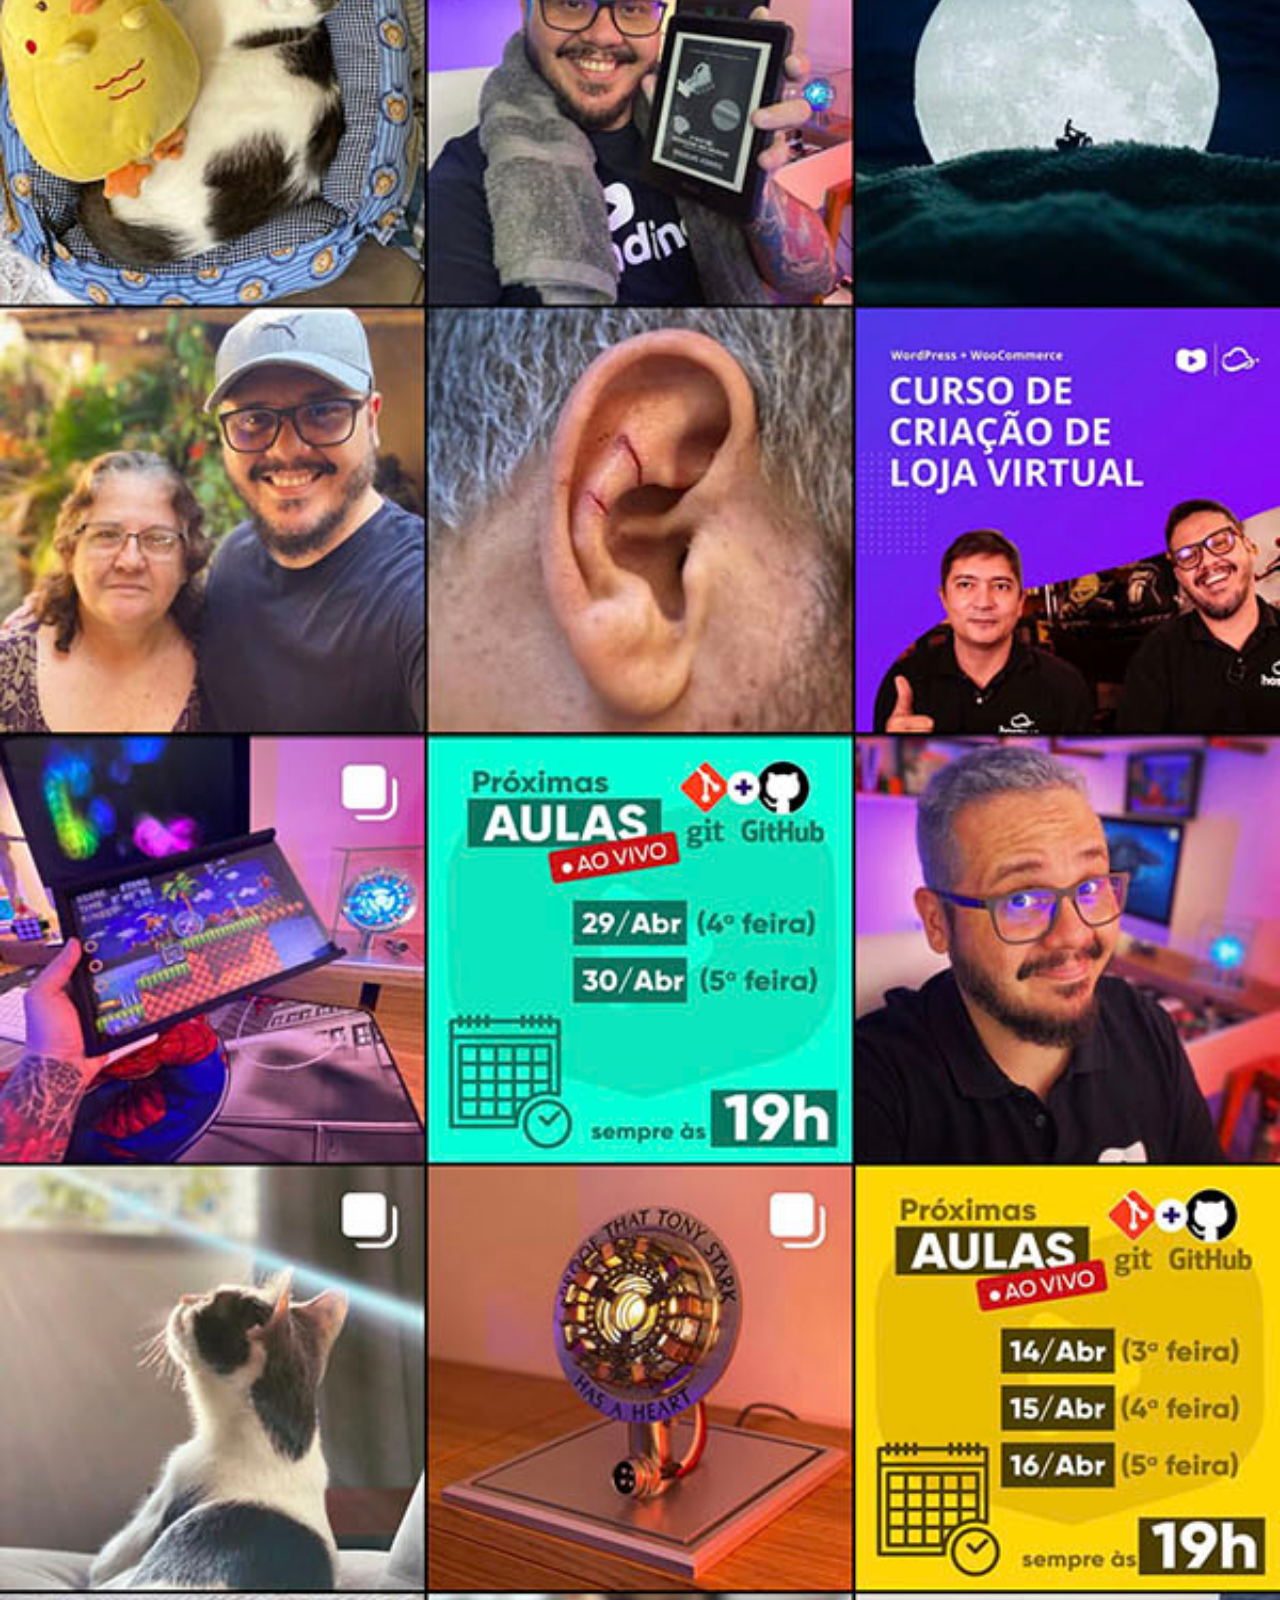
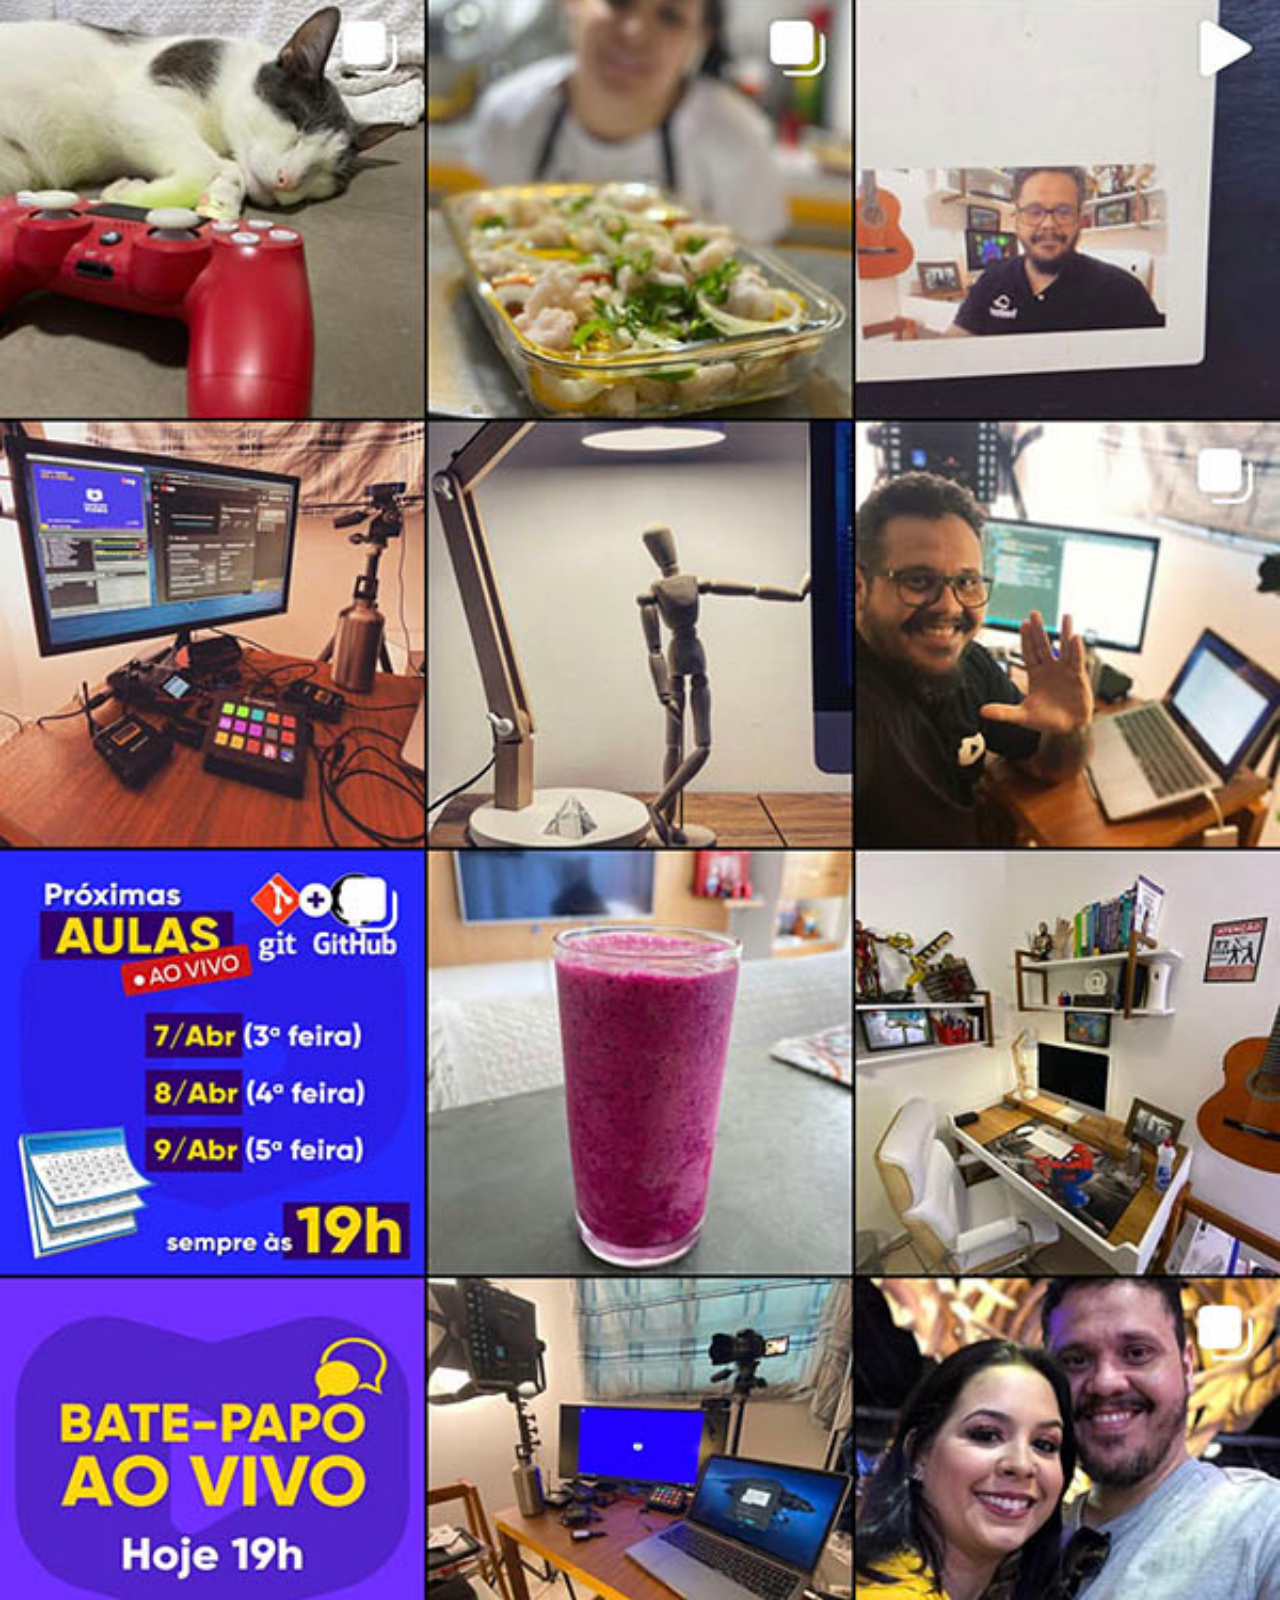
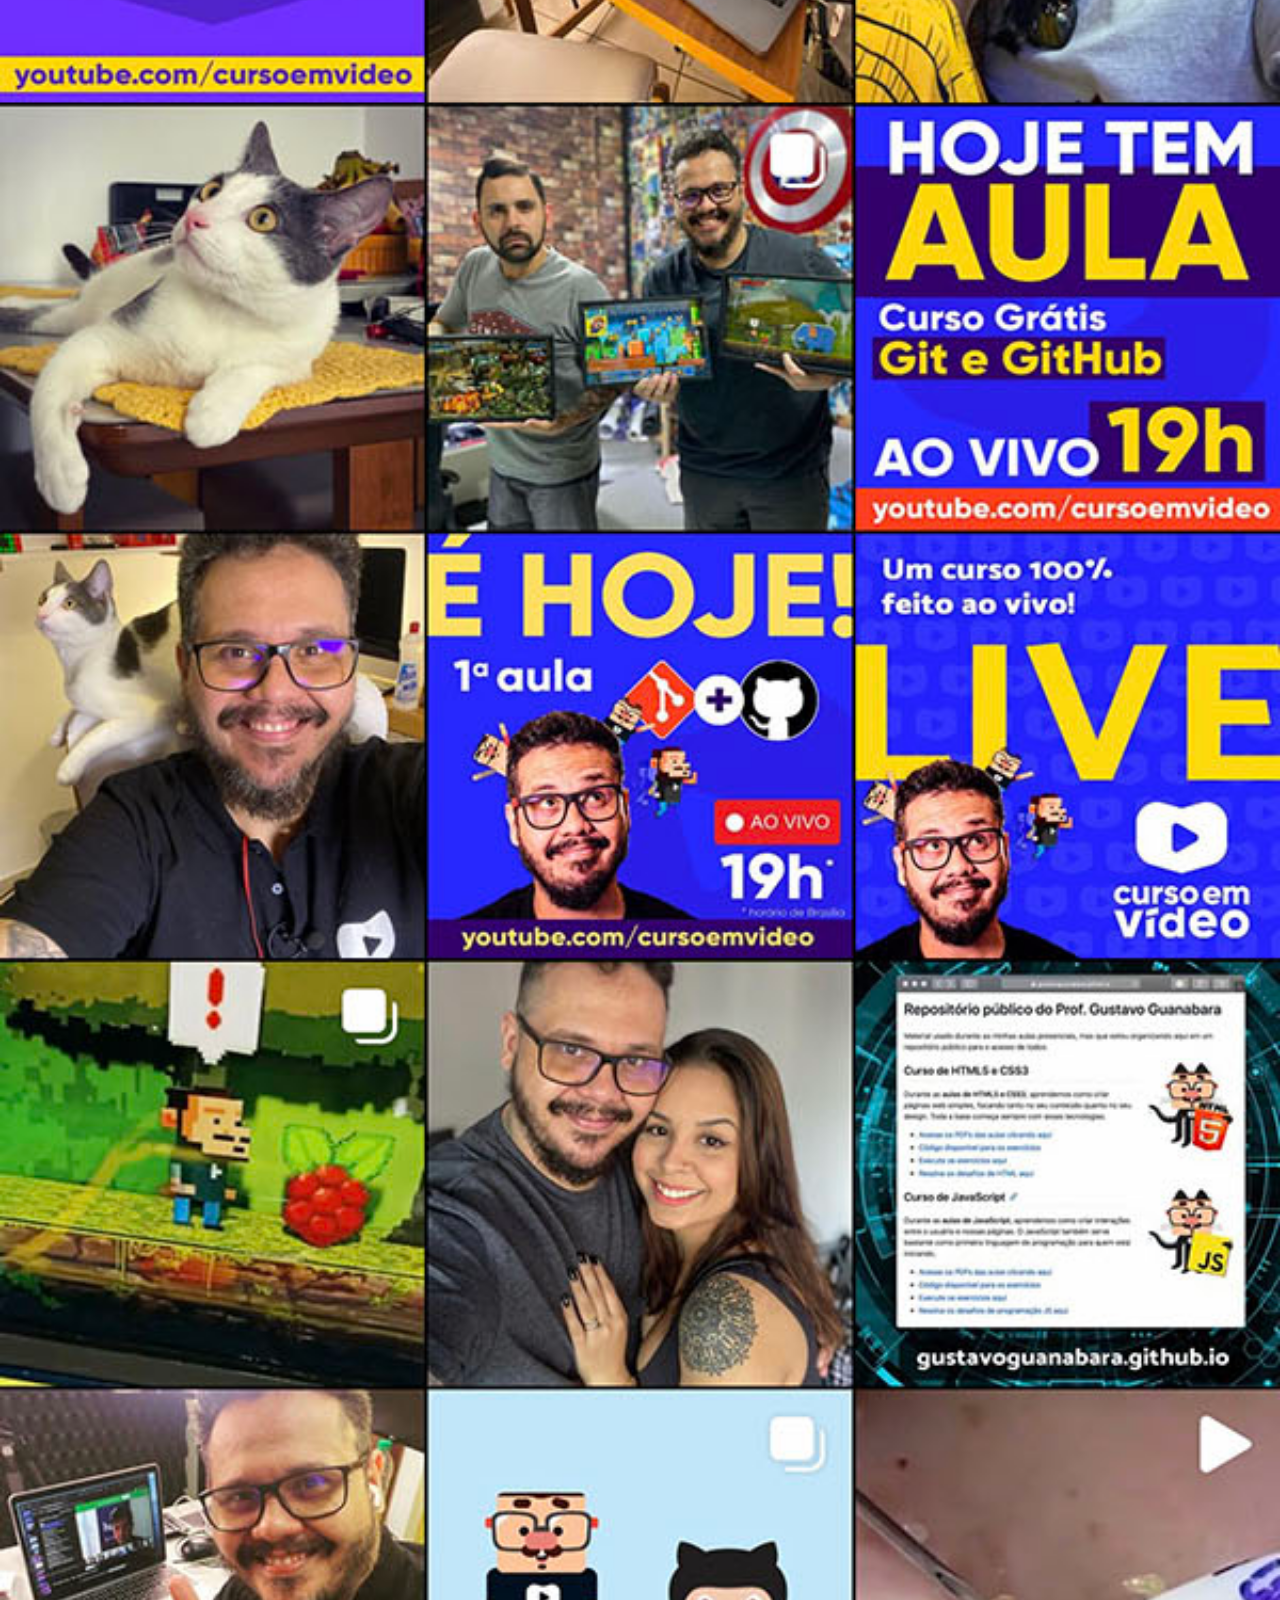
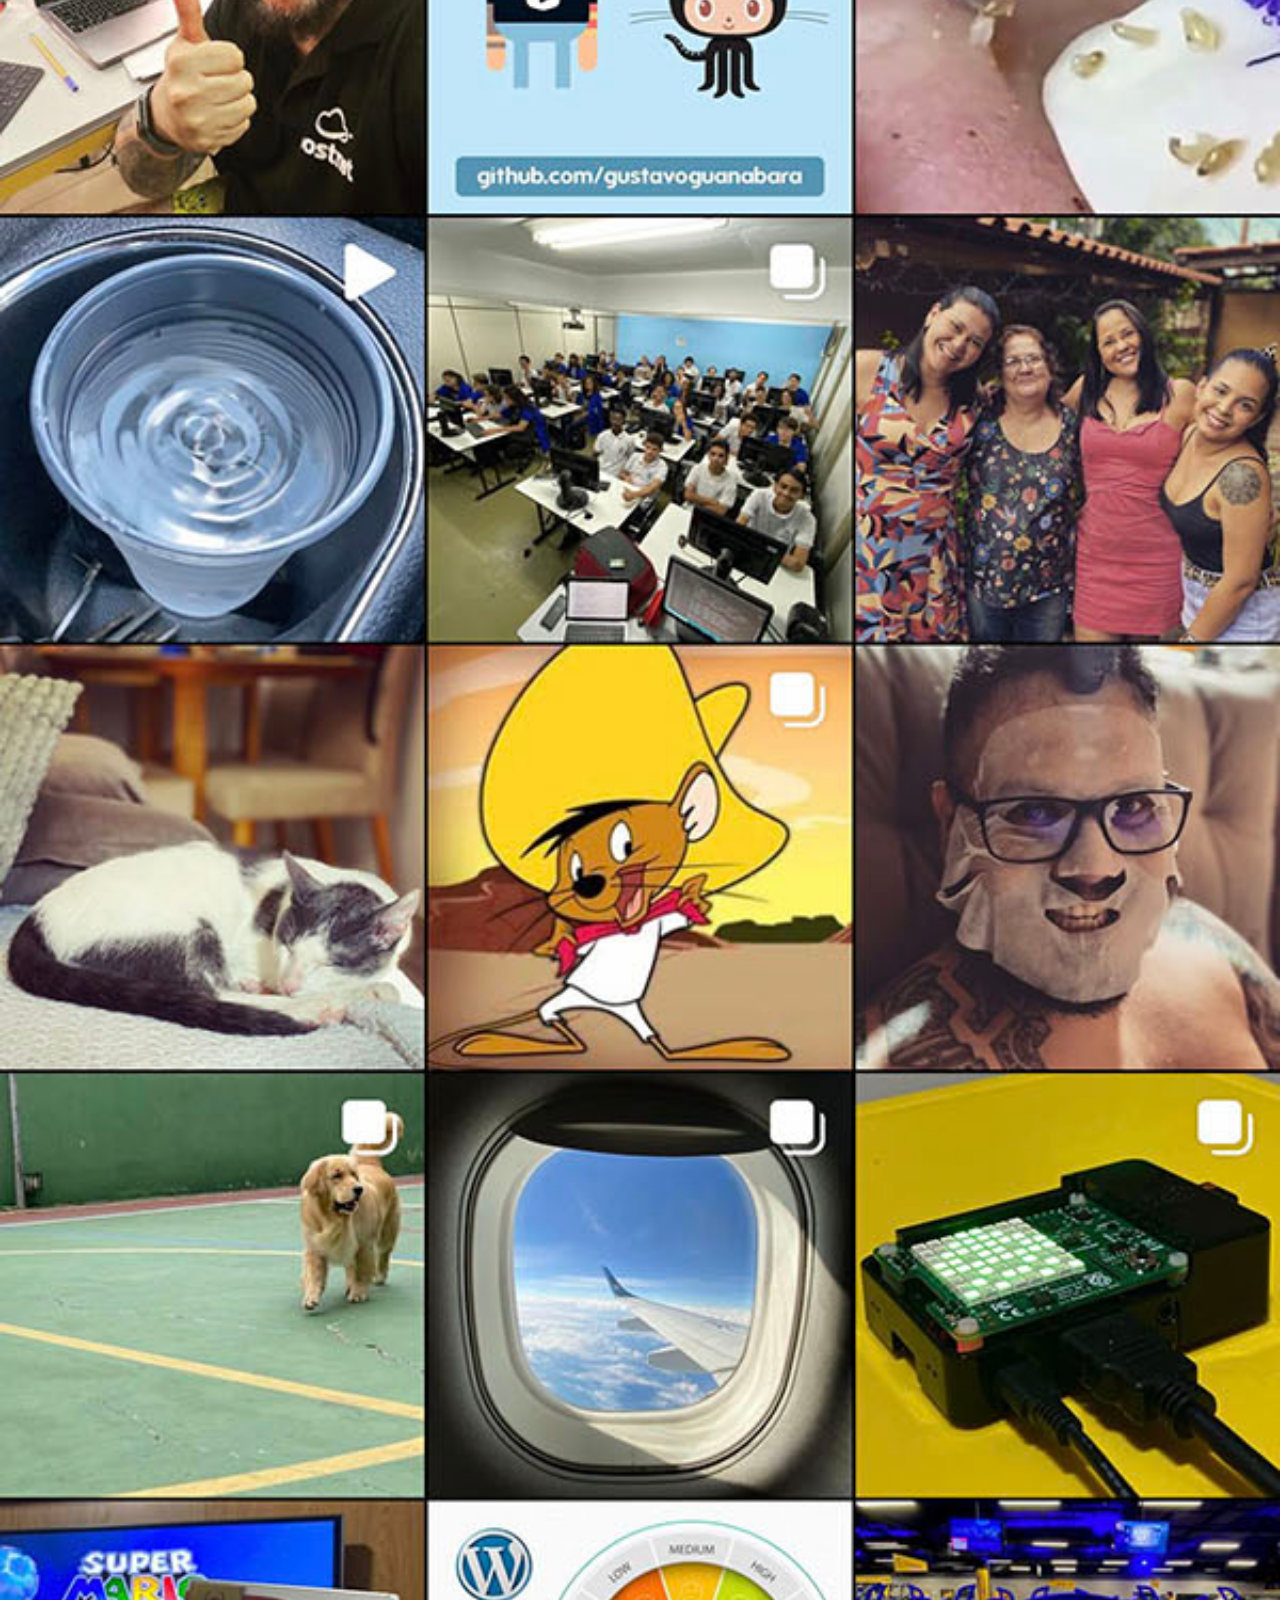
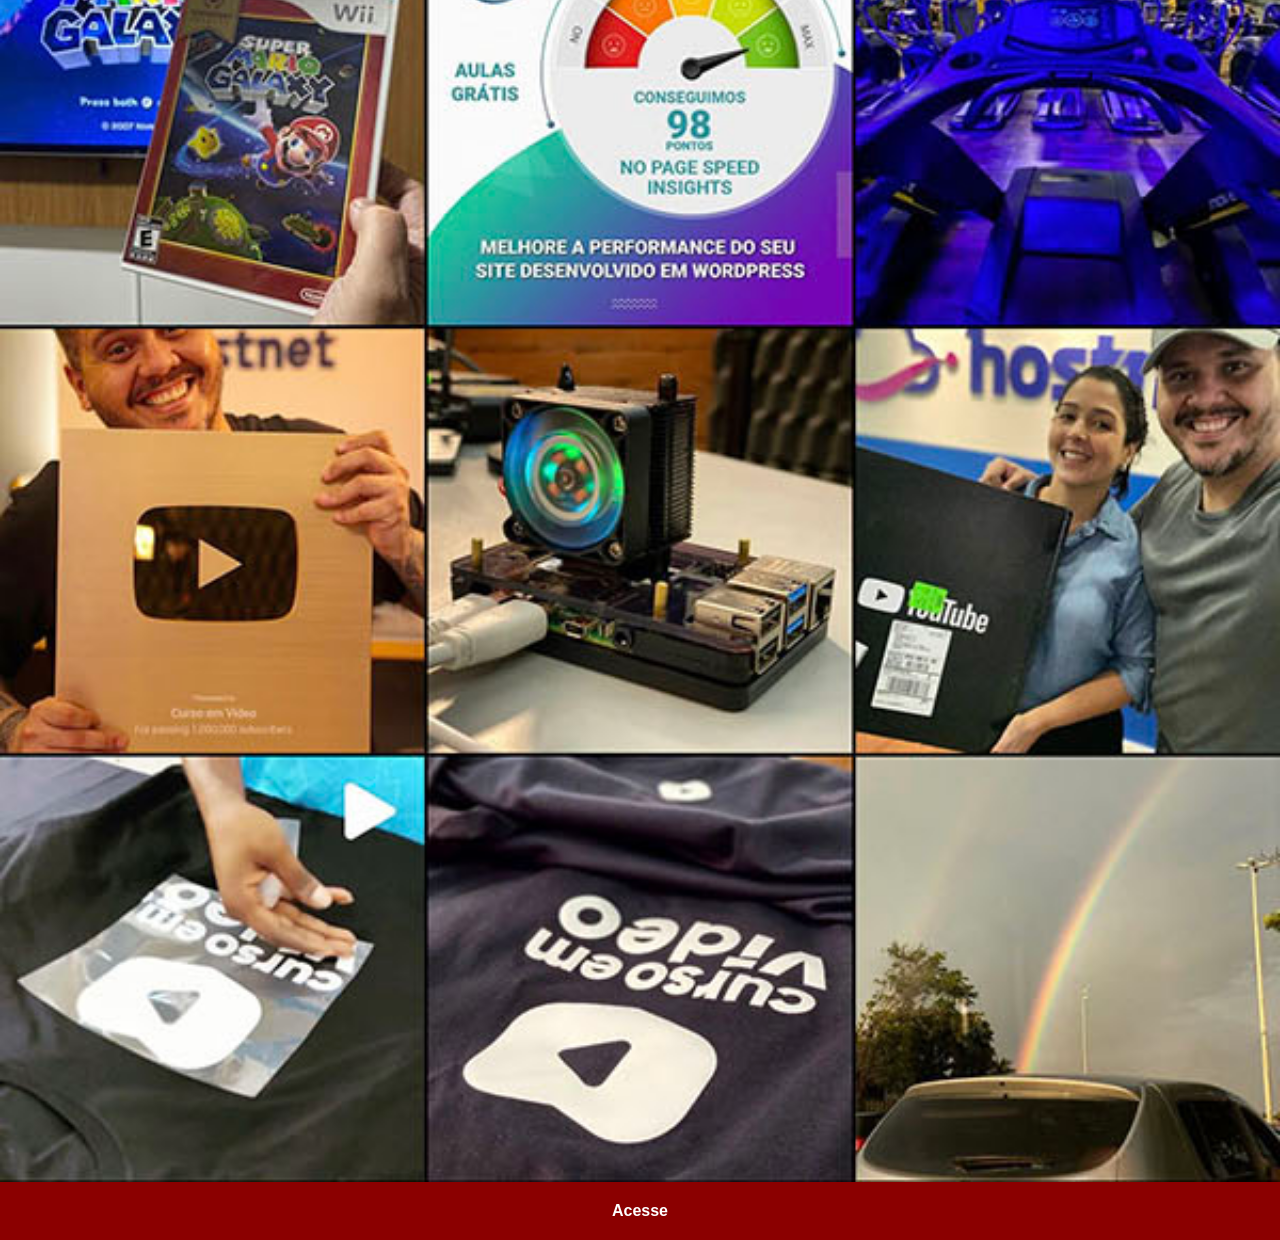
<file: instagram.html>
<!DOCTYPE html>
<html lang="pt-br">
<head>
    <meta charset="UTF-8">
    <meta name="viewport" content="width=device-width, initial-scale=1.0">
    <title>Instagram</title>
    <link rel="stylesheet" href="estilos/social.css">
</head>
<body>
    <img src="imagens/tela-instagram.jpg" alt="Instagram"><a href="https://instagram.com/gustavoguanabara/" target="_blank">Acesse</a>
</body>
</html>
</file>
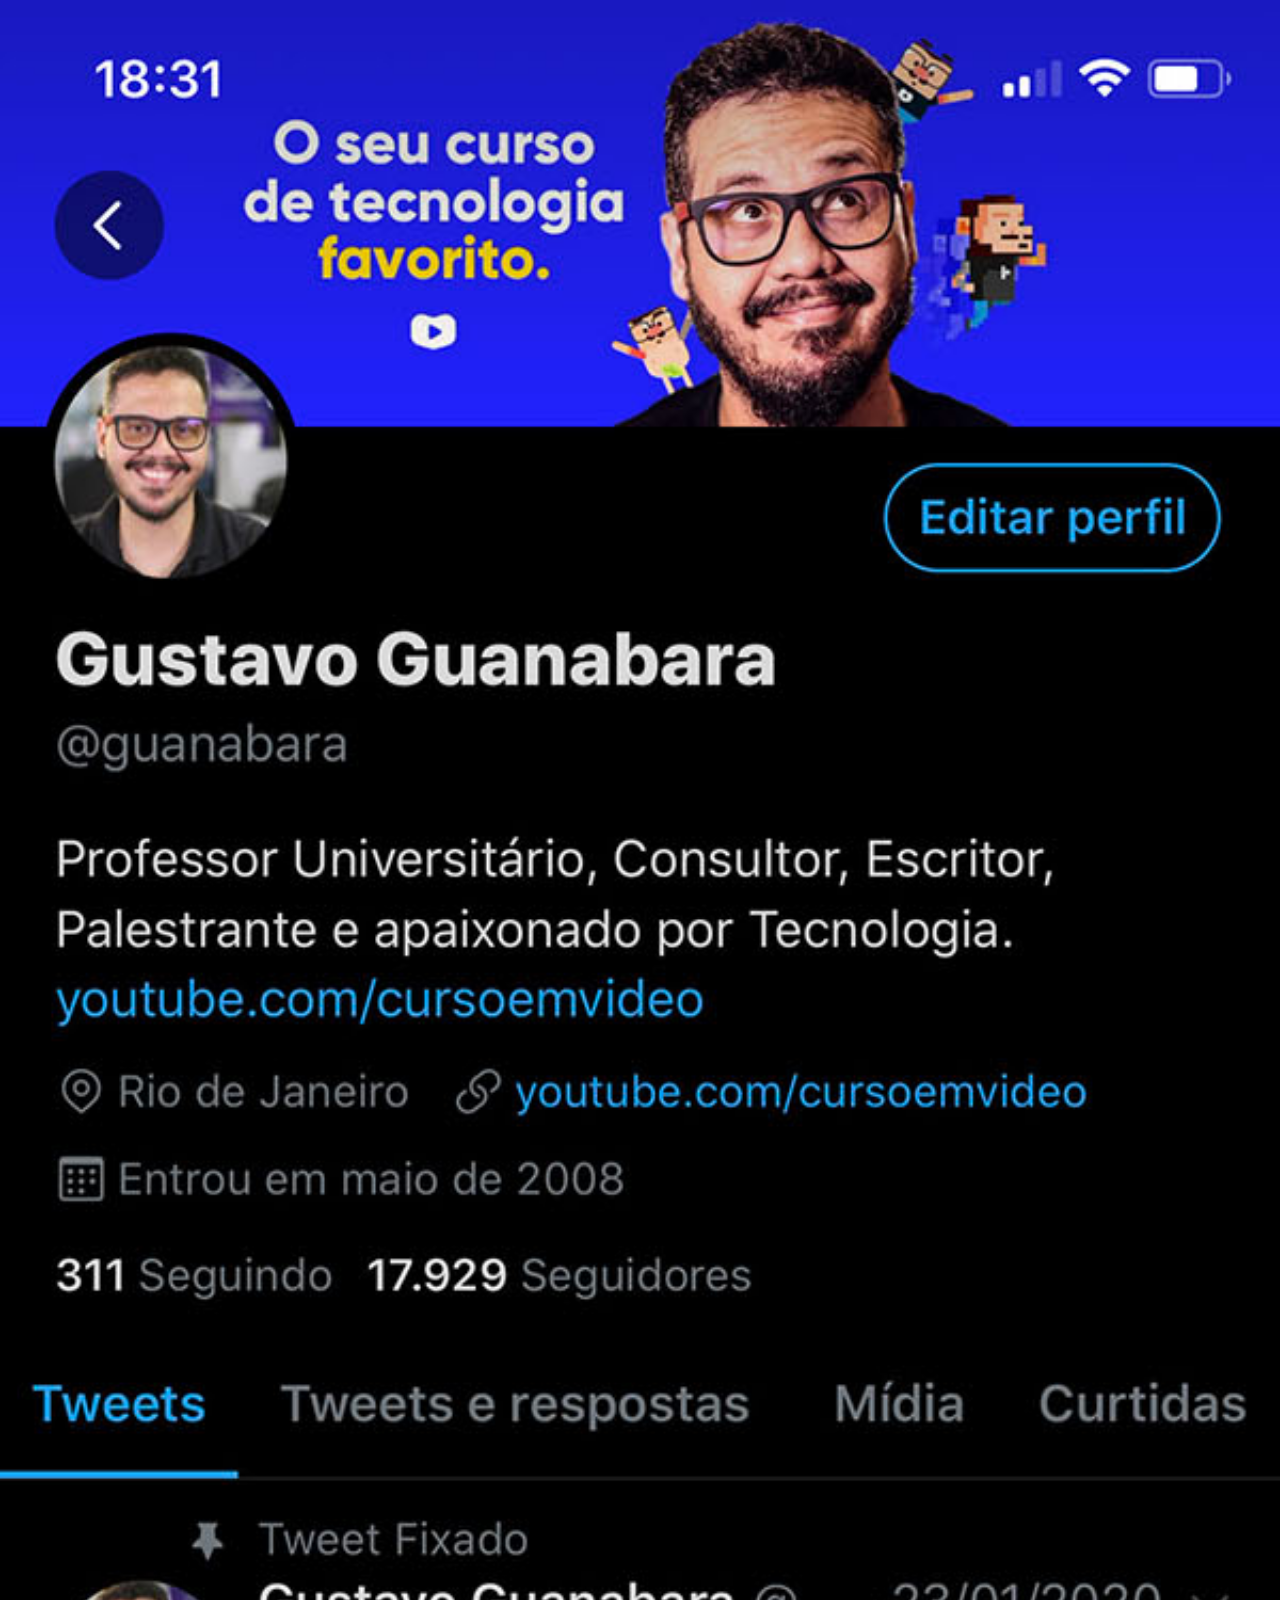
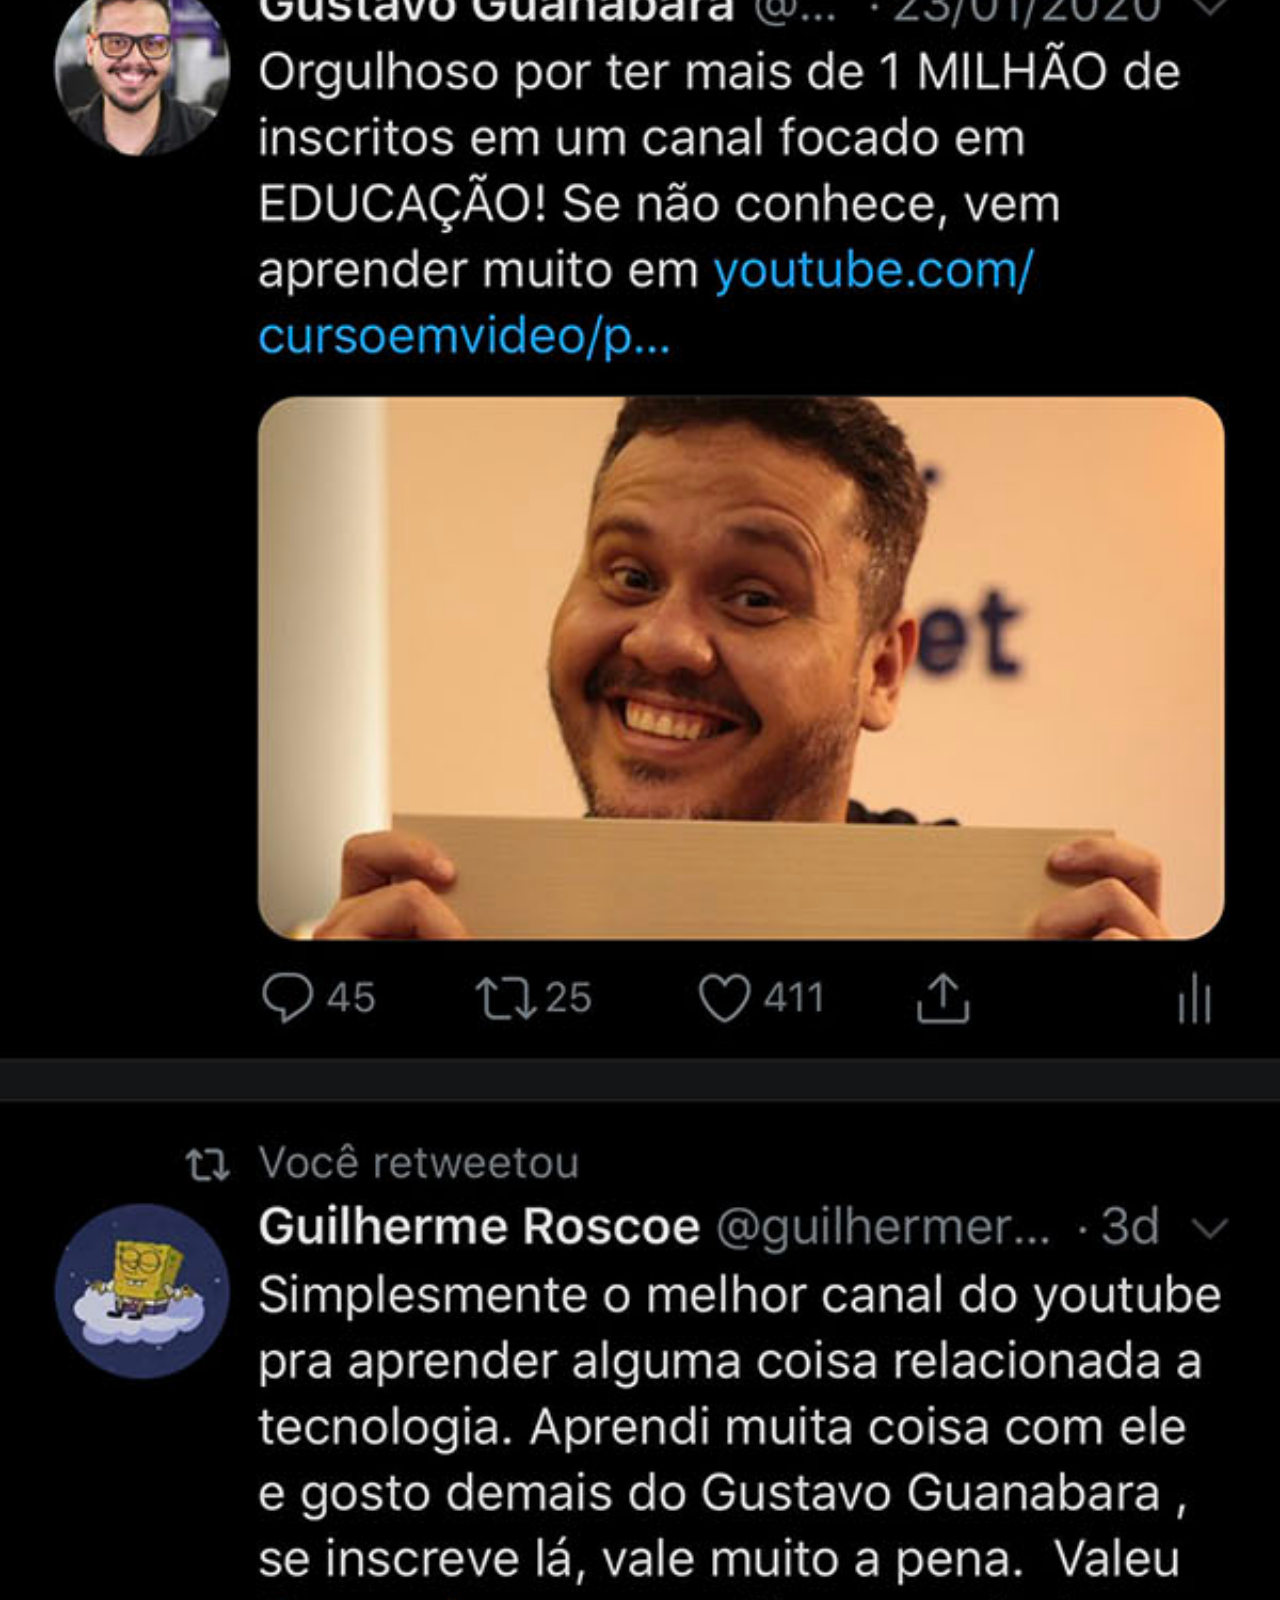
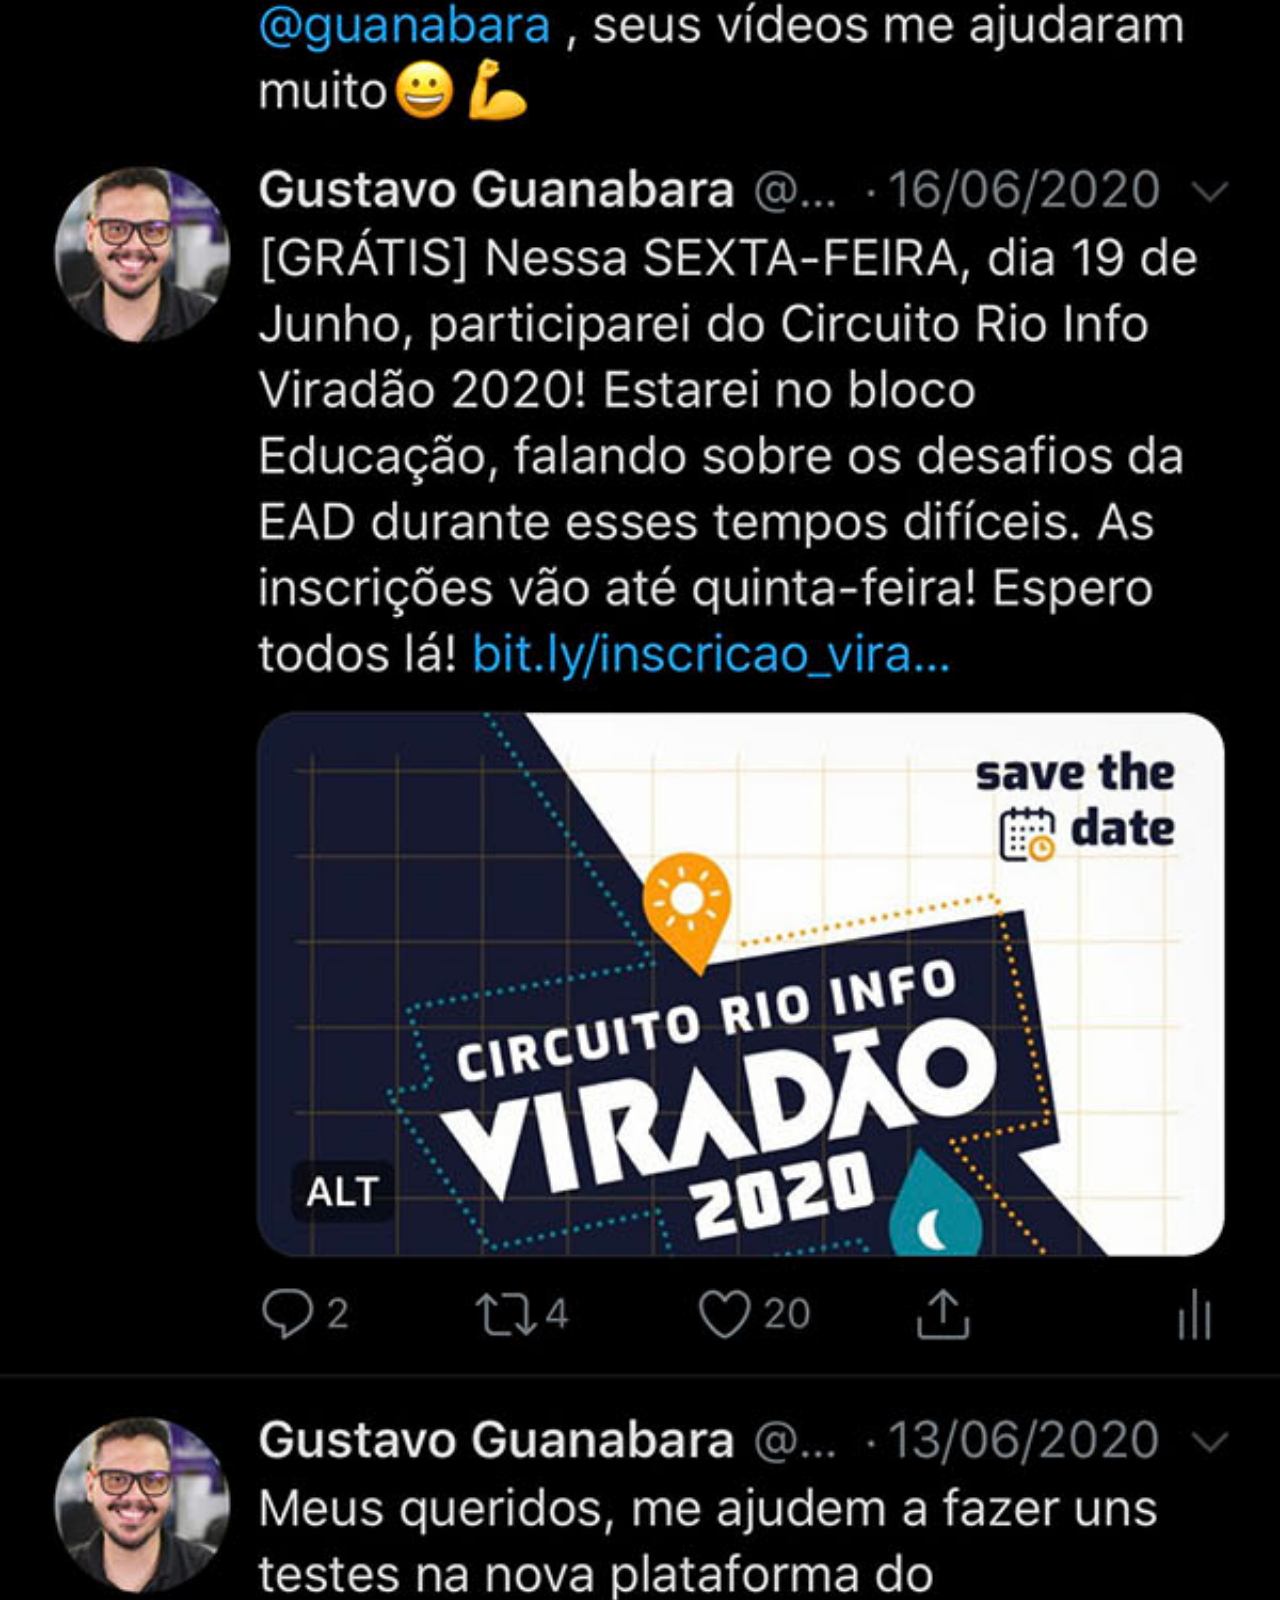
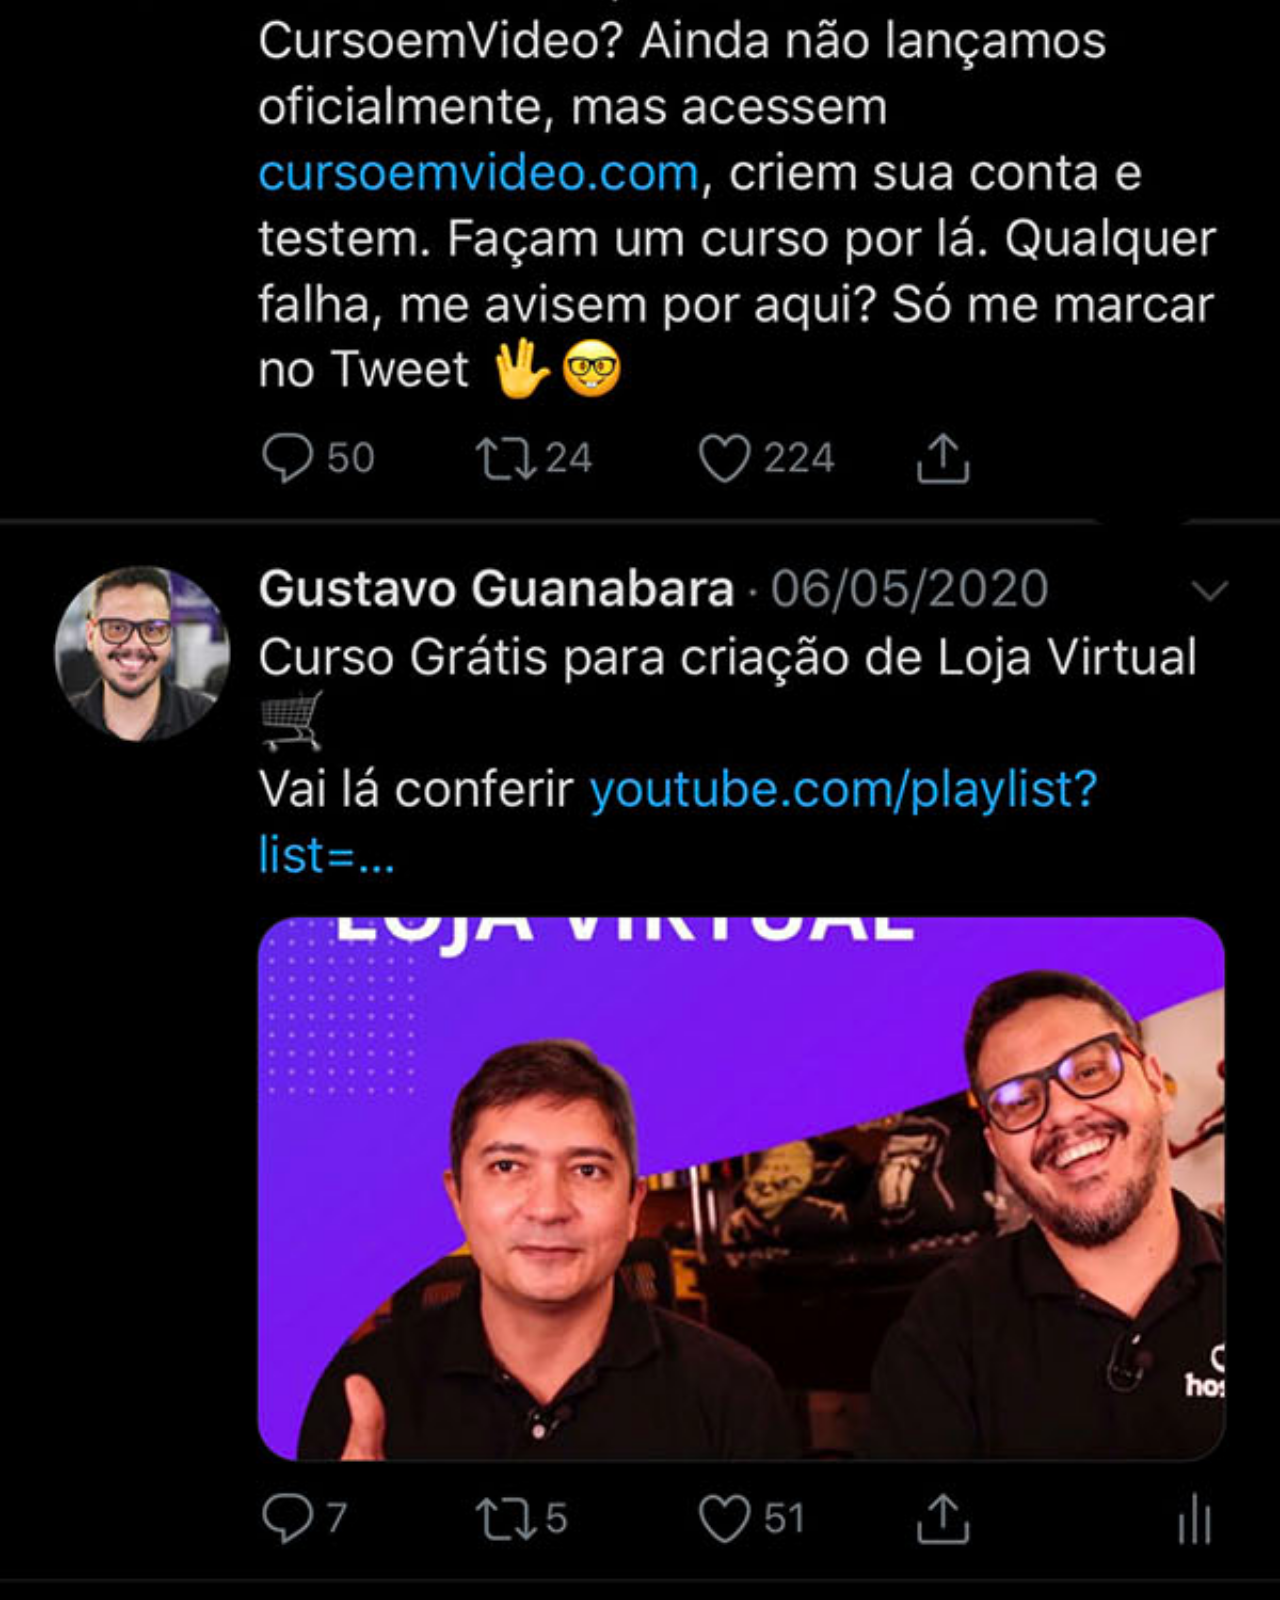
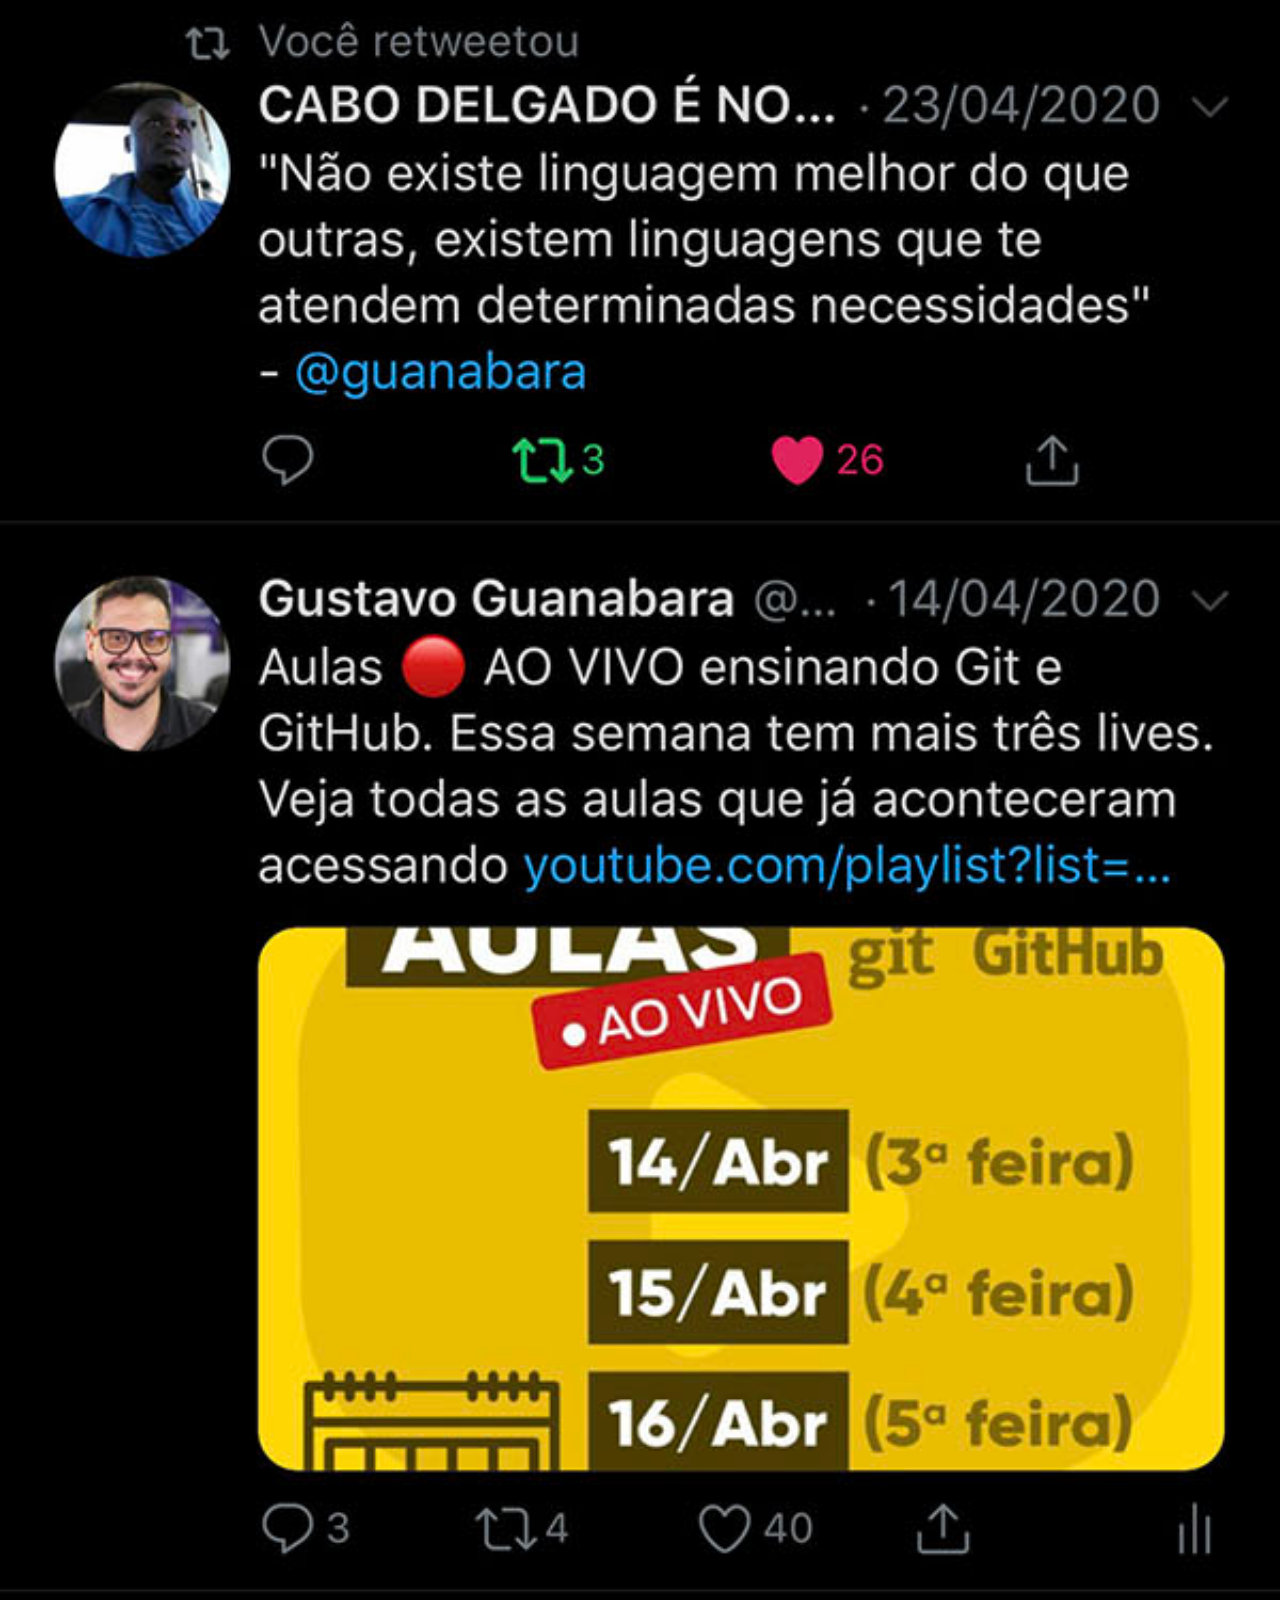
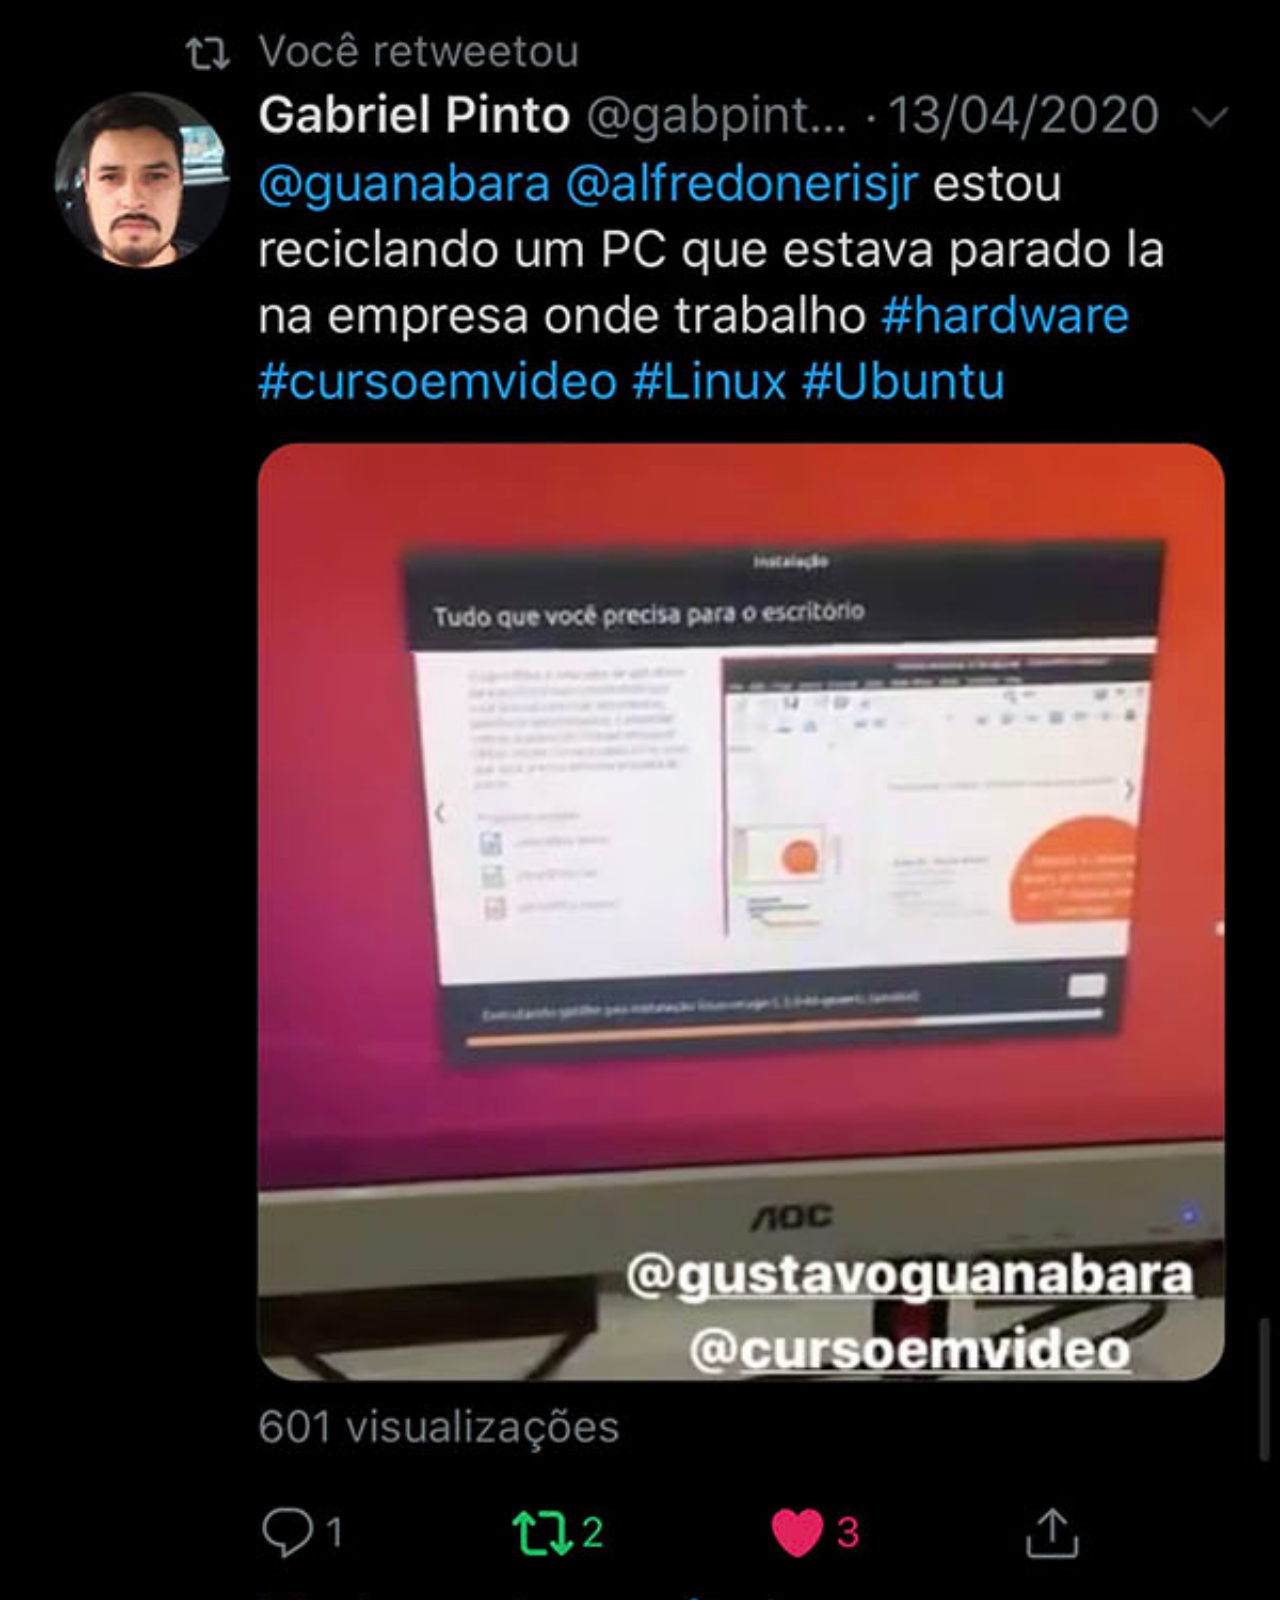
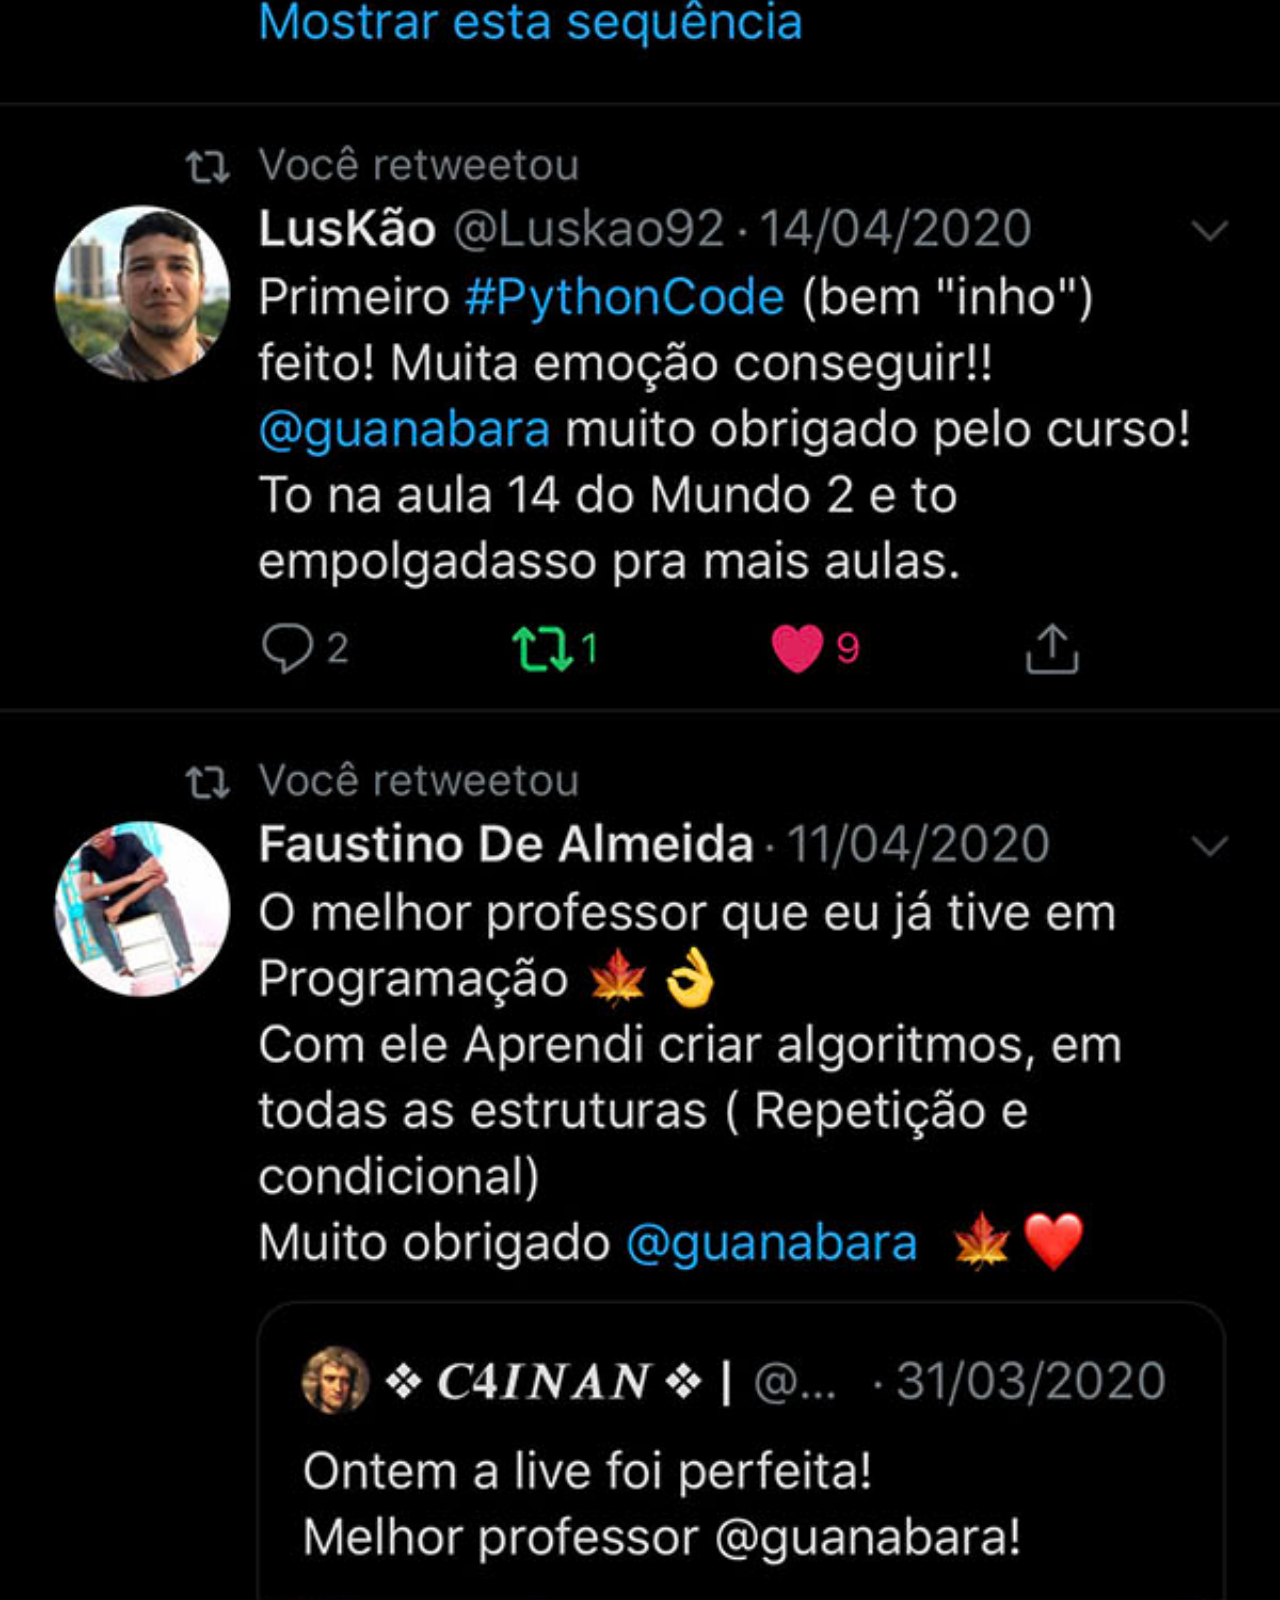
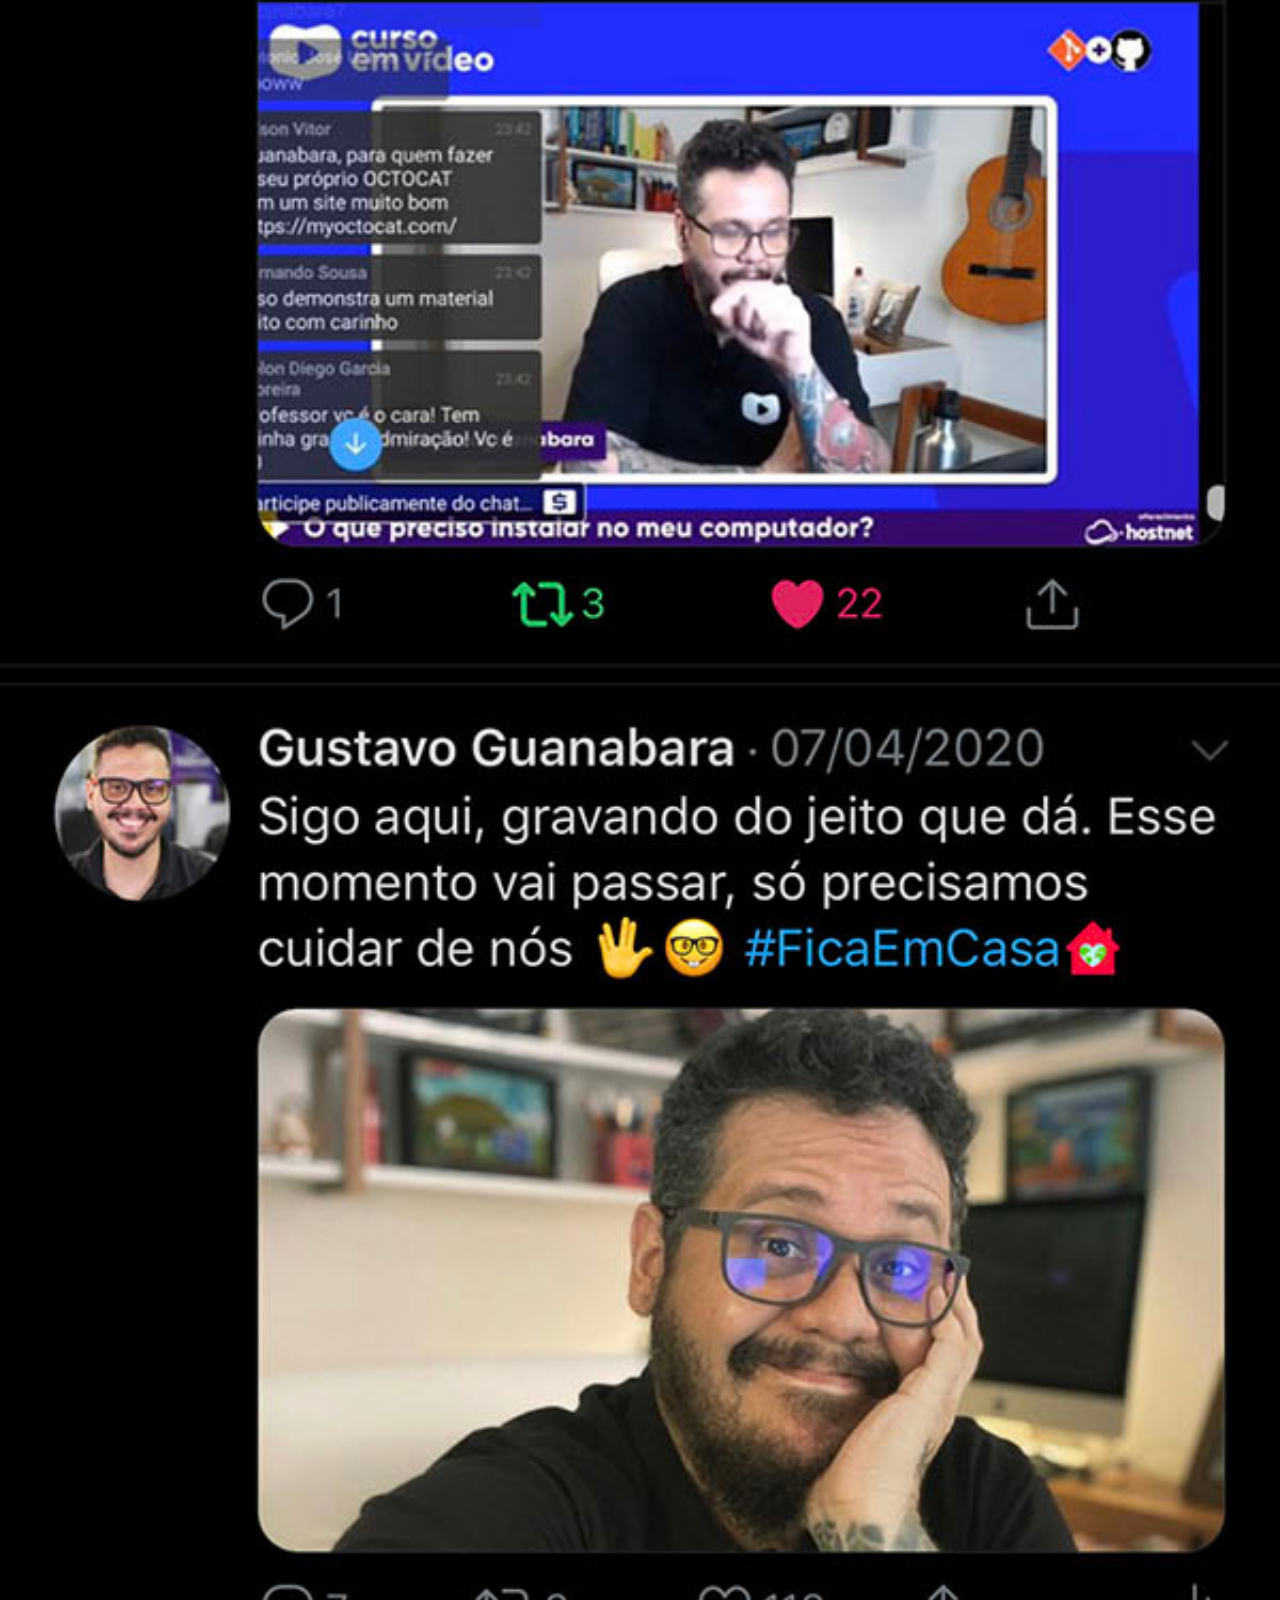
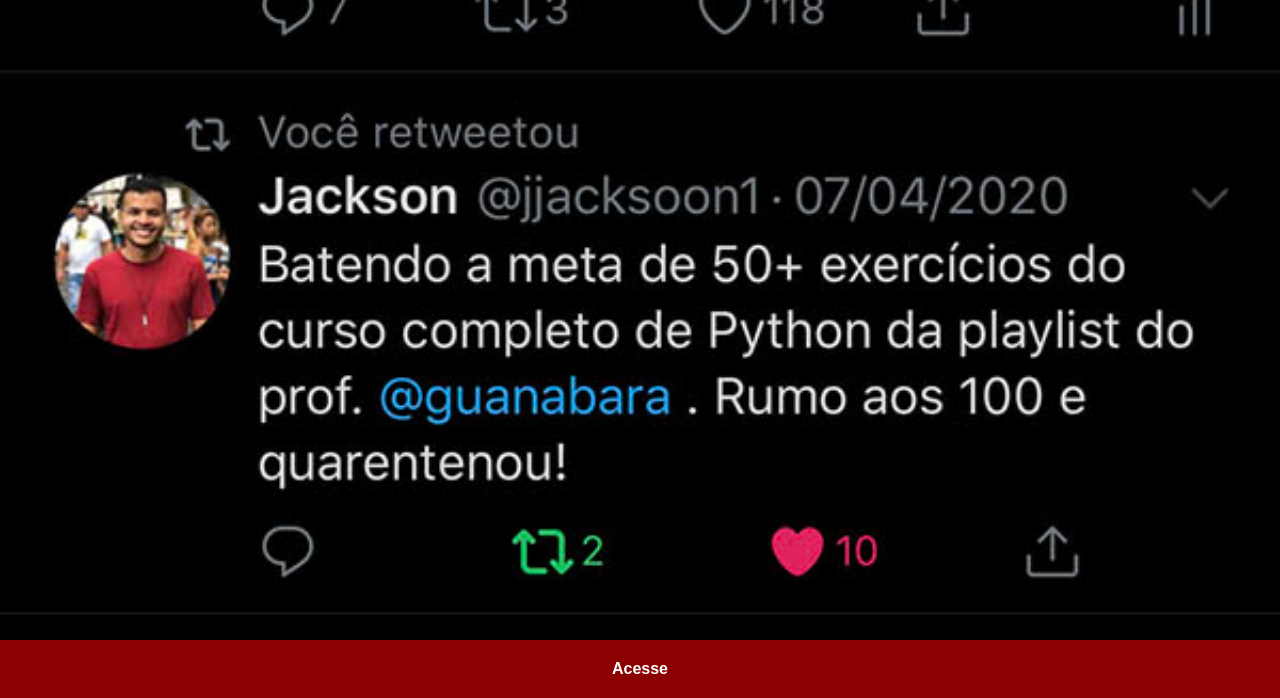
<file: twitter.html>
<!DOCTYPE html>
<html lang="pt-br">
<head>
    <meta charset="UTF-8">
    <meta name="viewport" content="width=device-width, initial-scale=1.0">
    <title>Twitter</title>
    <link rel="stylesheet" href="estilos/social.css">
</head>
<body>
    <img src="imagens/tela-twitter.jpg" alt="Twitter"><a href="https://twitter.com/guanabara/" target="_blank">Acesse</a>
</body>
</html>
</file>
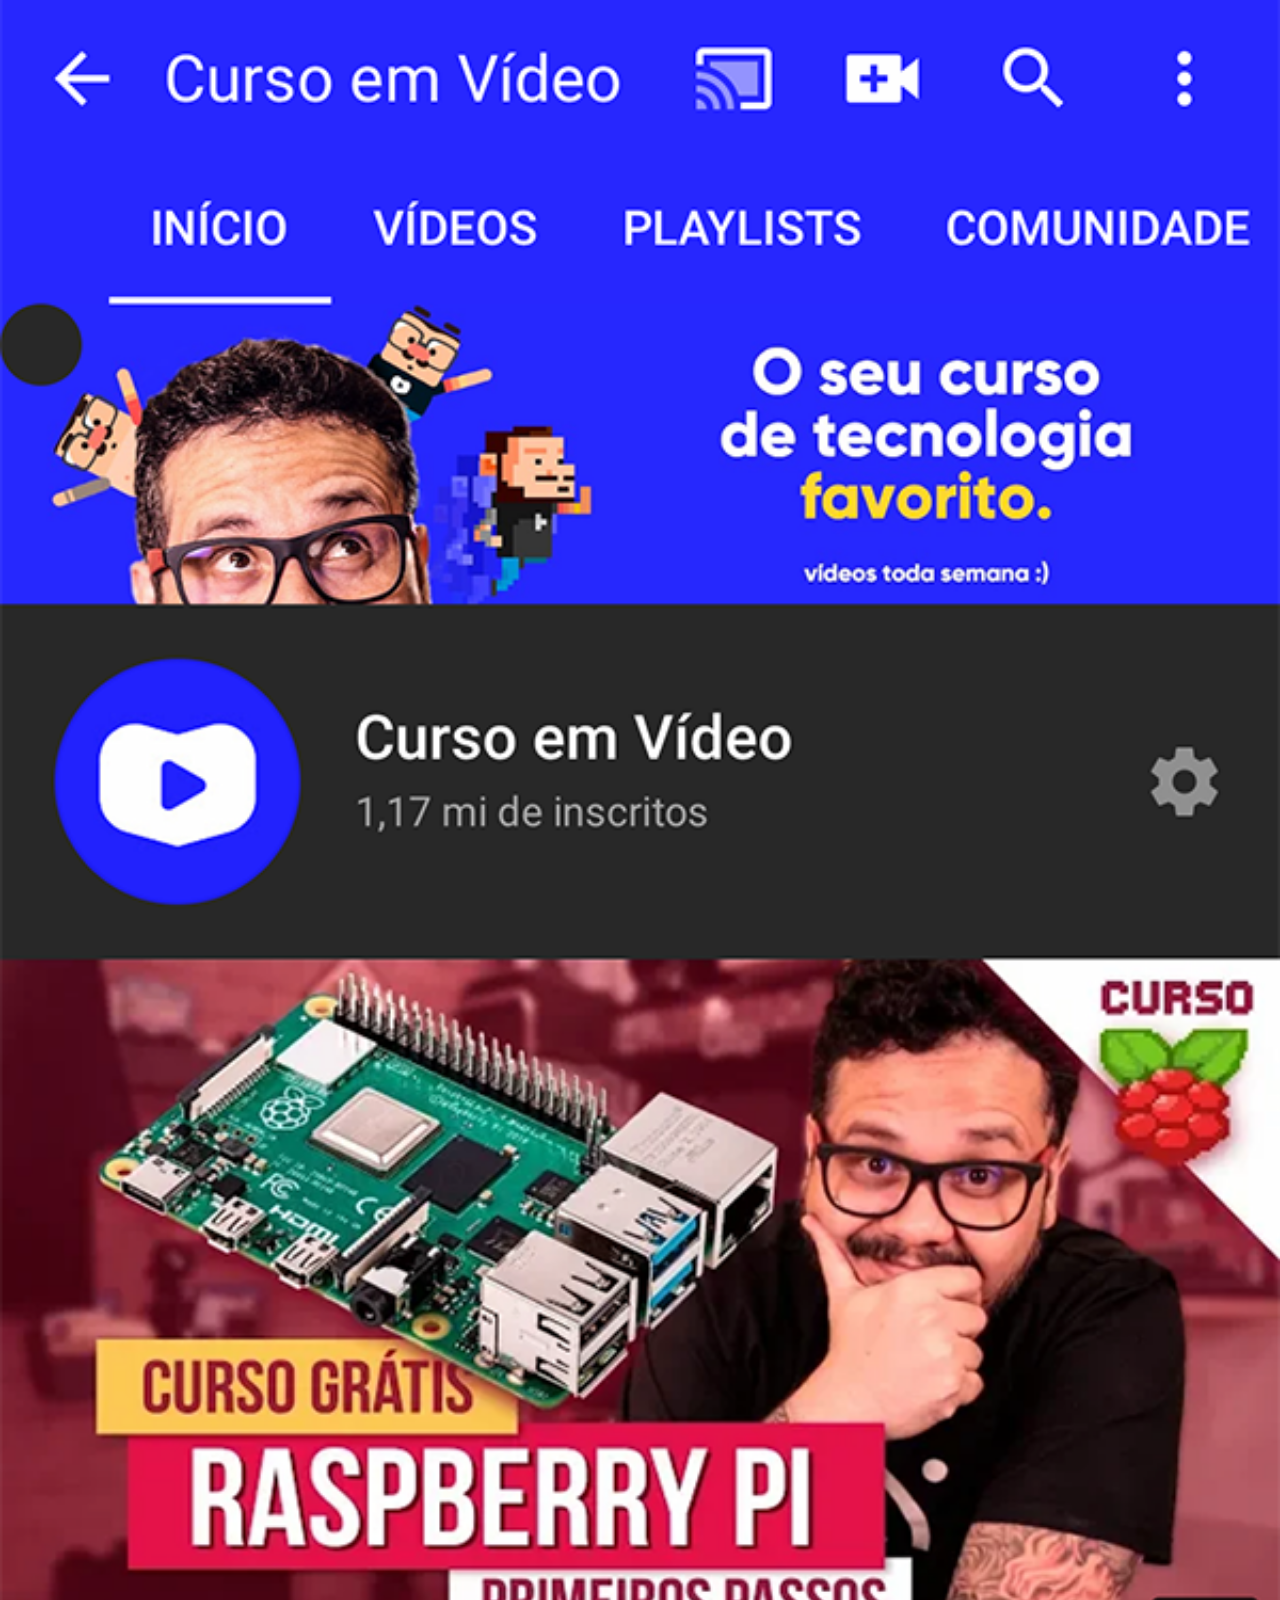
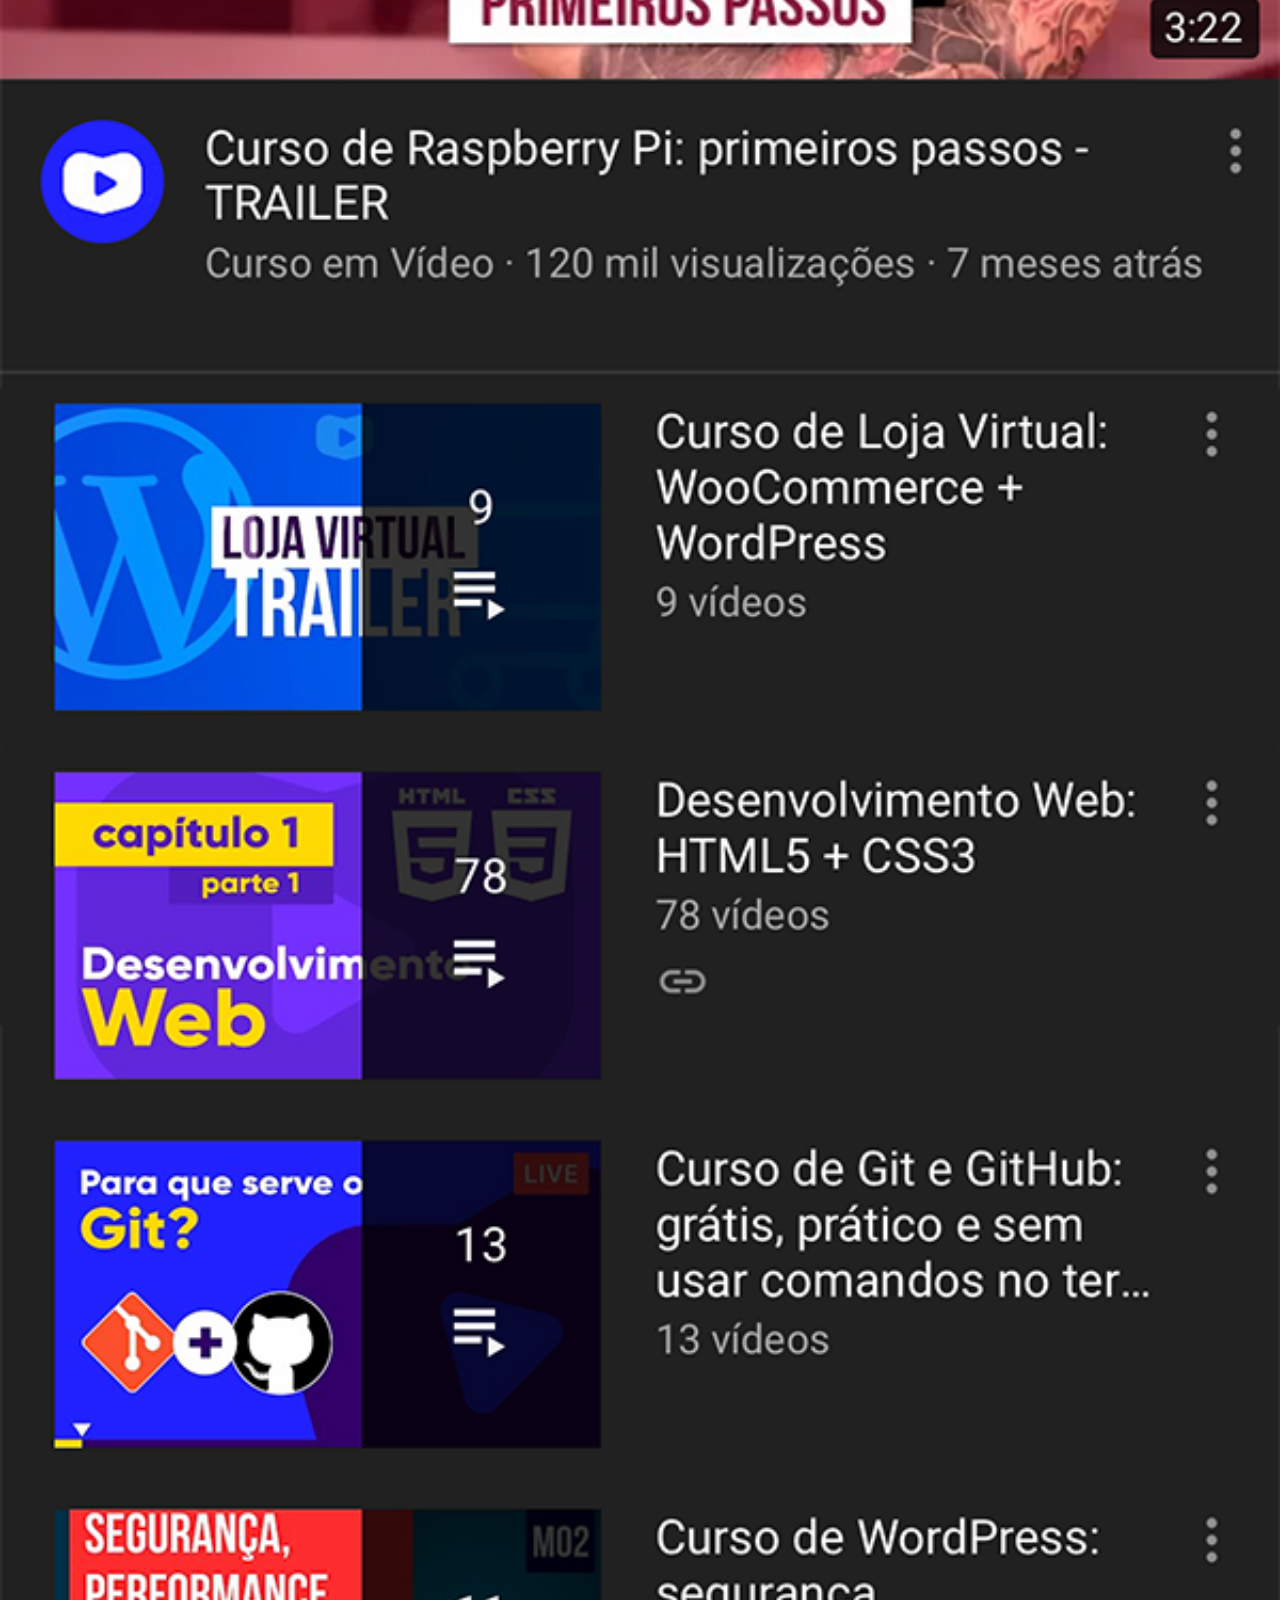
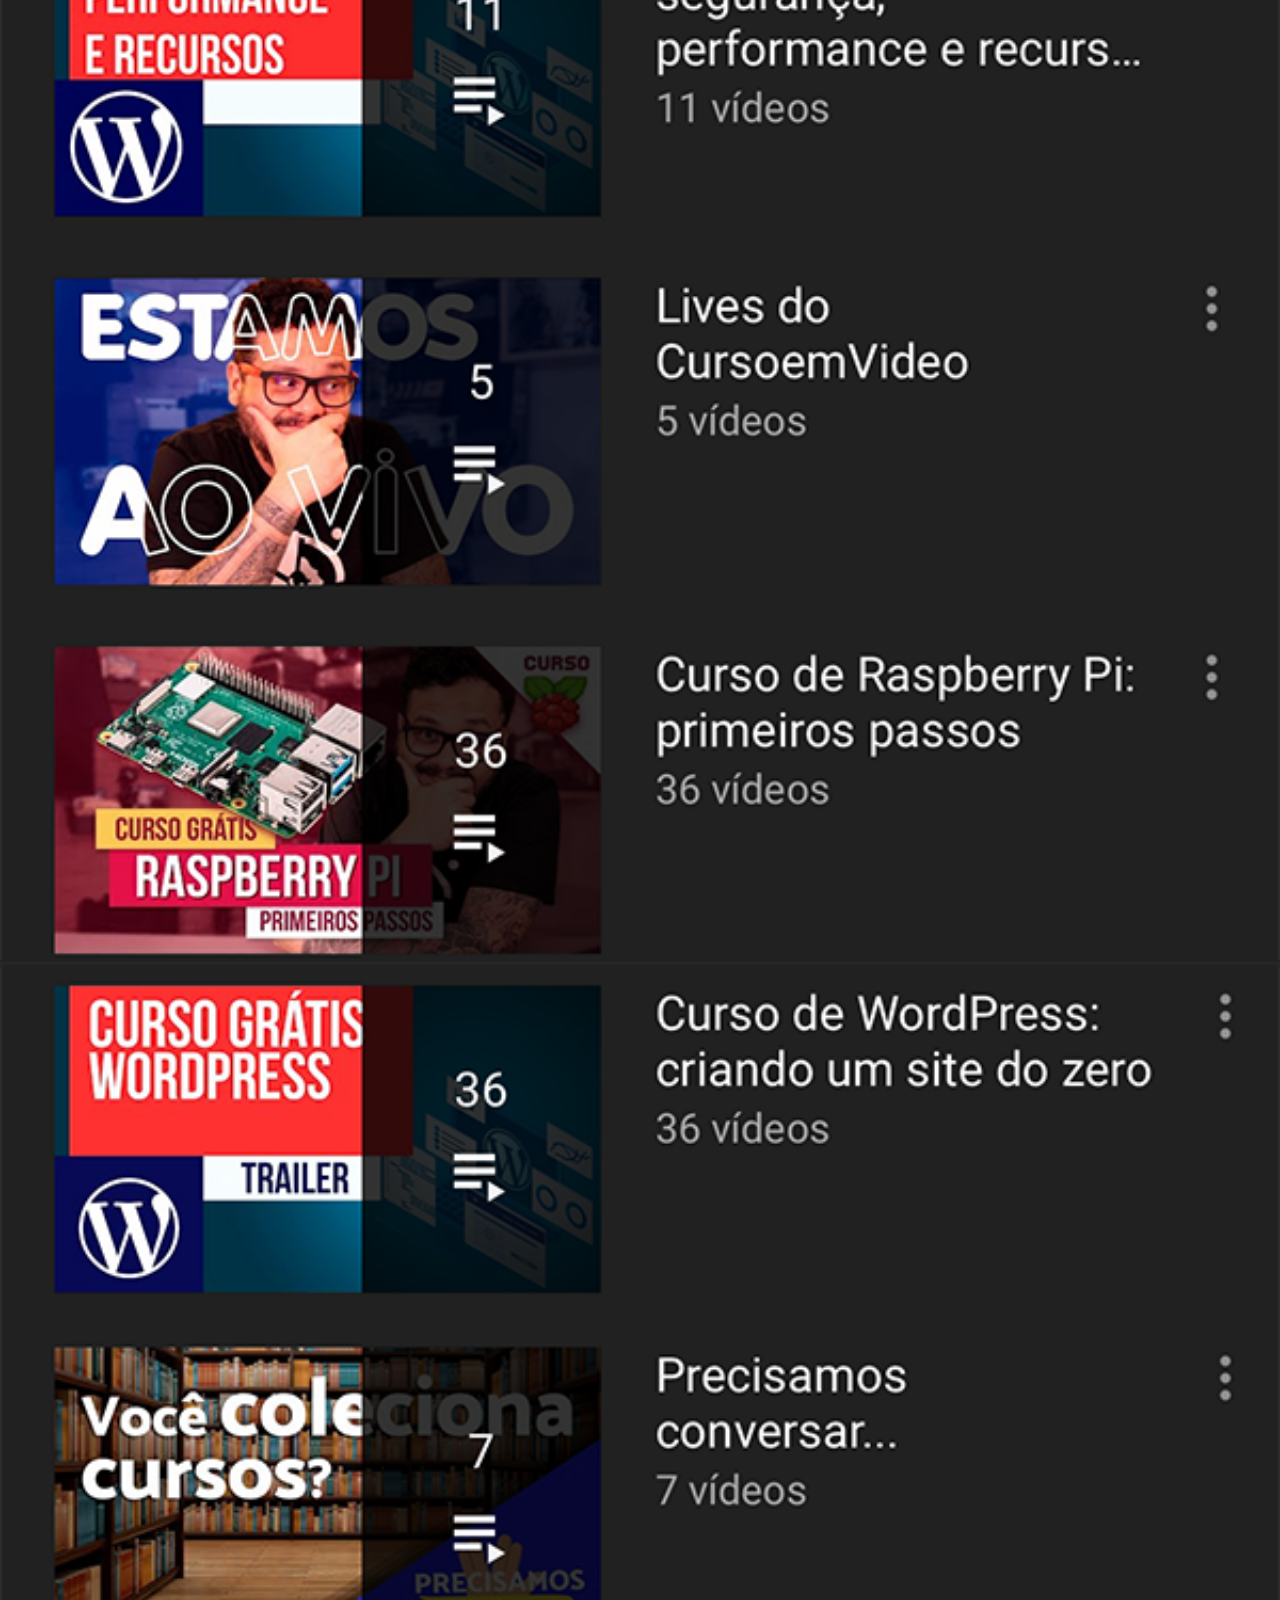
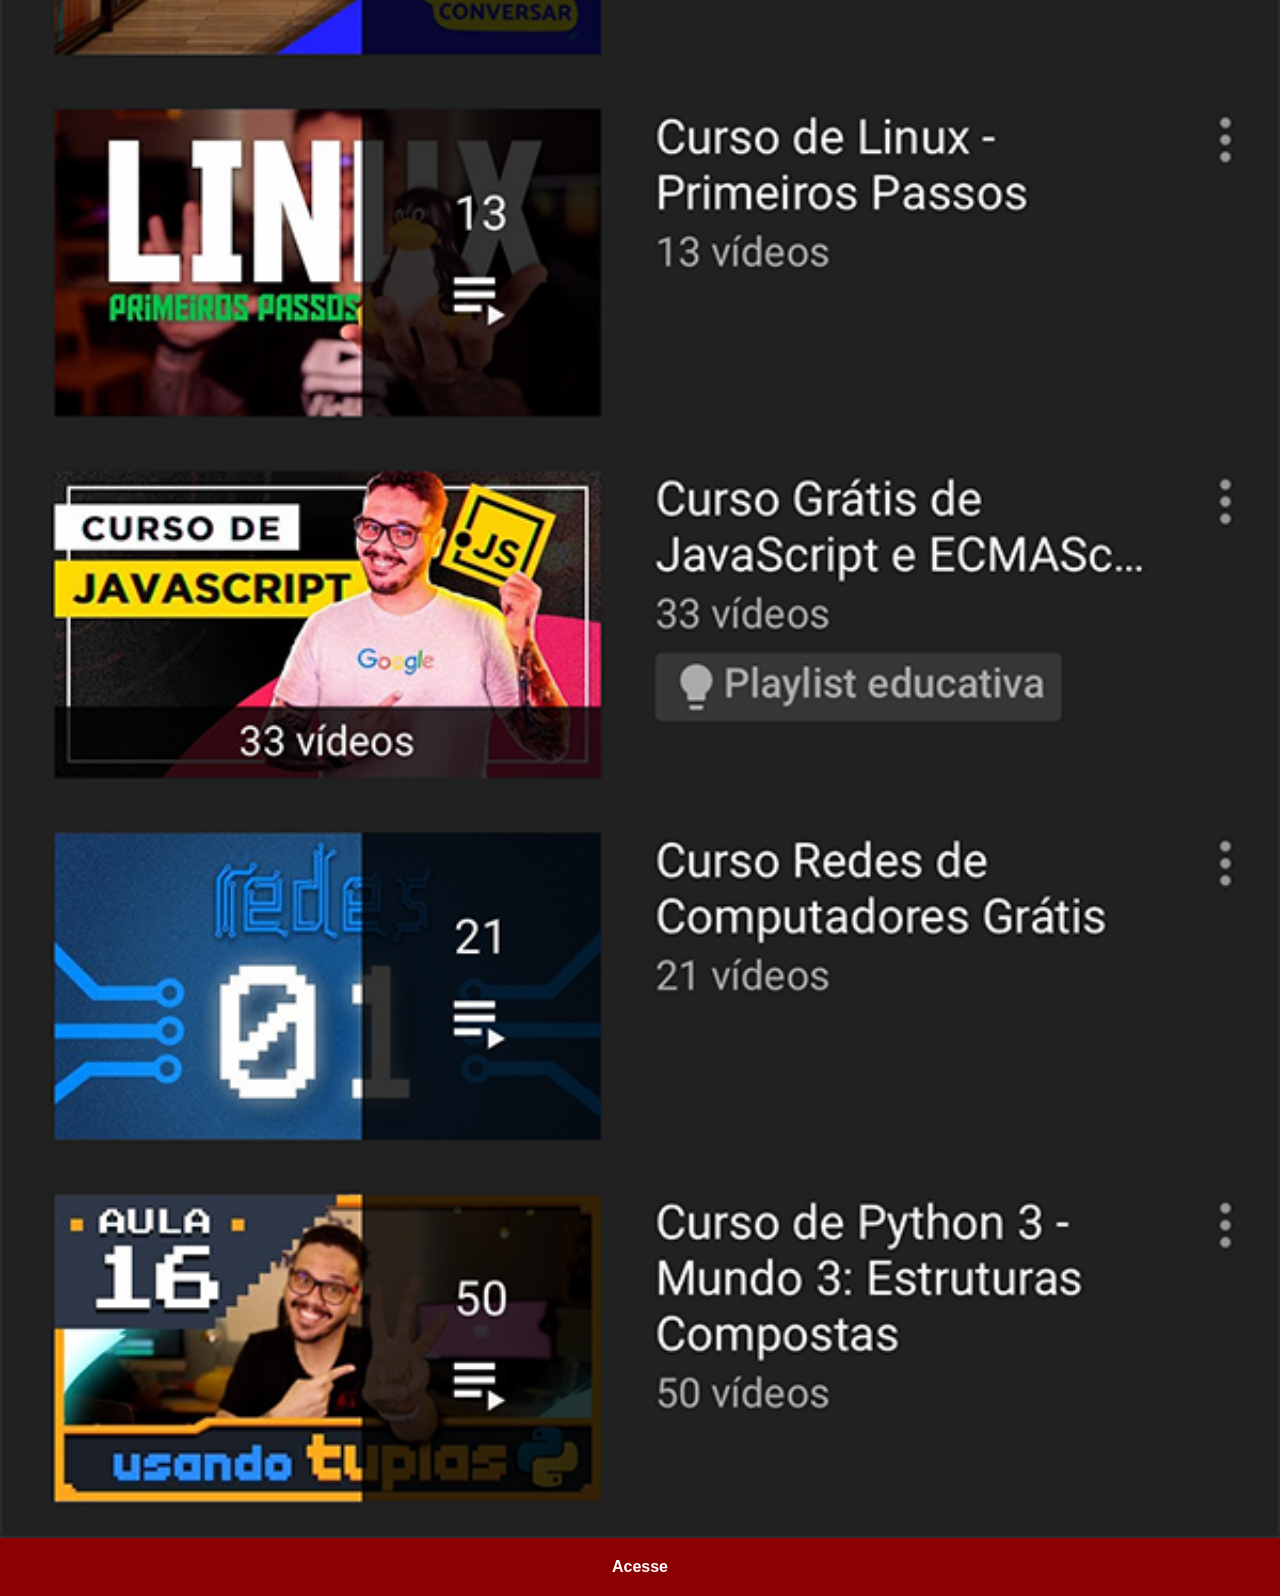
<file: youtube.html>
<!DOCTYPE html>
<html lang="pt-br">
<head>
    <meta charset="UTF-8">
    <meta name="viewport" content="width=device-width, initial-scale=1.0">
    <title>Youtube</title>
    <link rel="stylesheet" href="estilos/social.css">
</head>
<body>
    <img src="imagens/tela-youtube.png" alt="YouTube">
    <a href="https://www.youtube.com/@cursoemvideo" target="_blank">Acesse</a>
</body>
</html>
</file>
<file: estilos/style.css>
@charset "UTF-8";

*{
    margin: 0px;
    padding: 0px;
    font-family: Arial, Helvetica, sans-serif;
}

html, body{
    height: 100vh;
    width: 100vw;
    background-color: black;
}

body{
    background: url('../imagens/fundo-madeira.jpg') no-repeat top center;
    background-size: cover;
    background-attachment: fixed;
}

main{
    position: relative;
    height: 100vh;
}

section#telefone{
    background: url('../imagens/frame-iphone.png') no-repeat;
    top: 50%;
    left: 50%;
    transform: translate(-50%, -50%);
    width: 311px;
    height: 627px;
    position: absolute;
}

iframe#tela{
    position: relative;
    top: 79px;
    left: 21px;
    height: 473px;
    width: 270px;

}

section#redes-sociais{
    text-align: right;
}

section#redes-sociais > a > img{
    width: 60px;
    margin: 10px;
    border-radius: 50%;
    box-sizing: border-box;
    box-shadow: 2px 2px 5px rgba(0, 0, 0, 0.473);
}

section#redes-sociais > a > img:hover{
    border: 2px solid white;
    box-shadow: 6px 6px 12px rgba(0, 0, 0, 0.534);
    transform: translate(-5px, -5px);
    transition: transform 0.3s, border 0.4s;

}
</file>
<file: estilos/social.css>
@charset "UTF-8";

*{
    margin: 0px;
    padding: 0px;
    font-family: Arial, Helvetica, sans-serif;
}

img{
    width: 100%;
    margin-bottom: -4px;
}
a{
    text-decoration: none;
    color: white;
    background-color: darkred;
    display: block;
    padding: 20px;
    text-align: center;
    font-weight: bolder;
}

a:hover{
    color: white;
    background-color: red;
    
}
</file>
